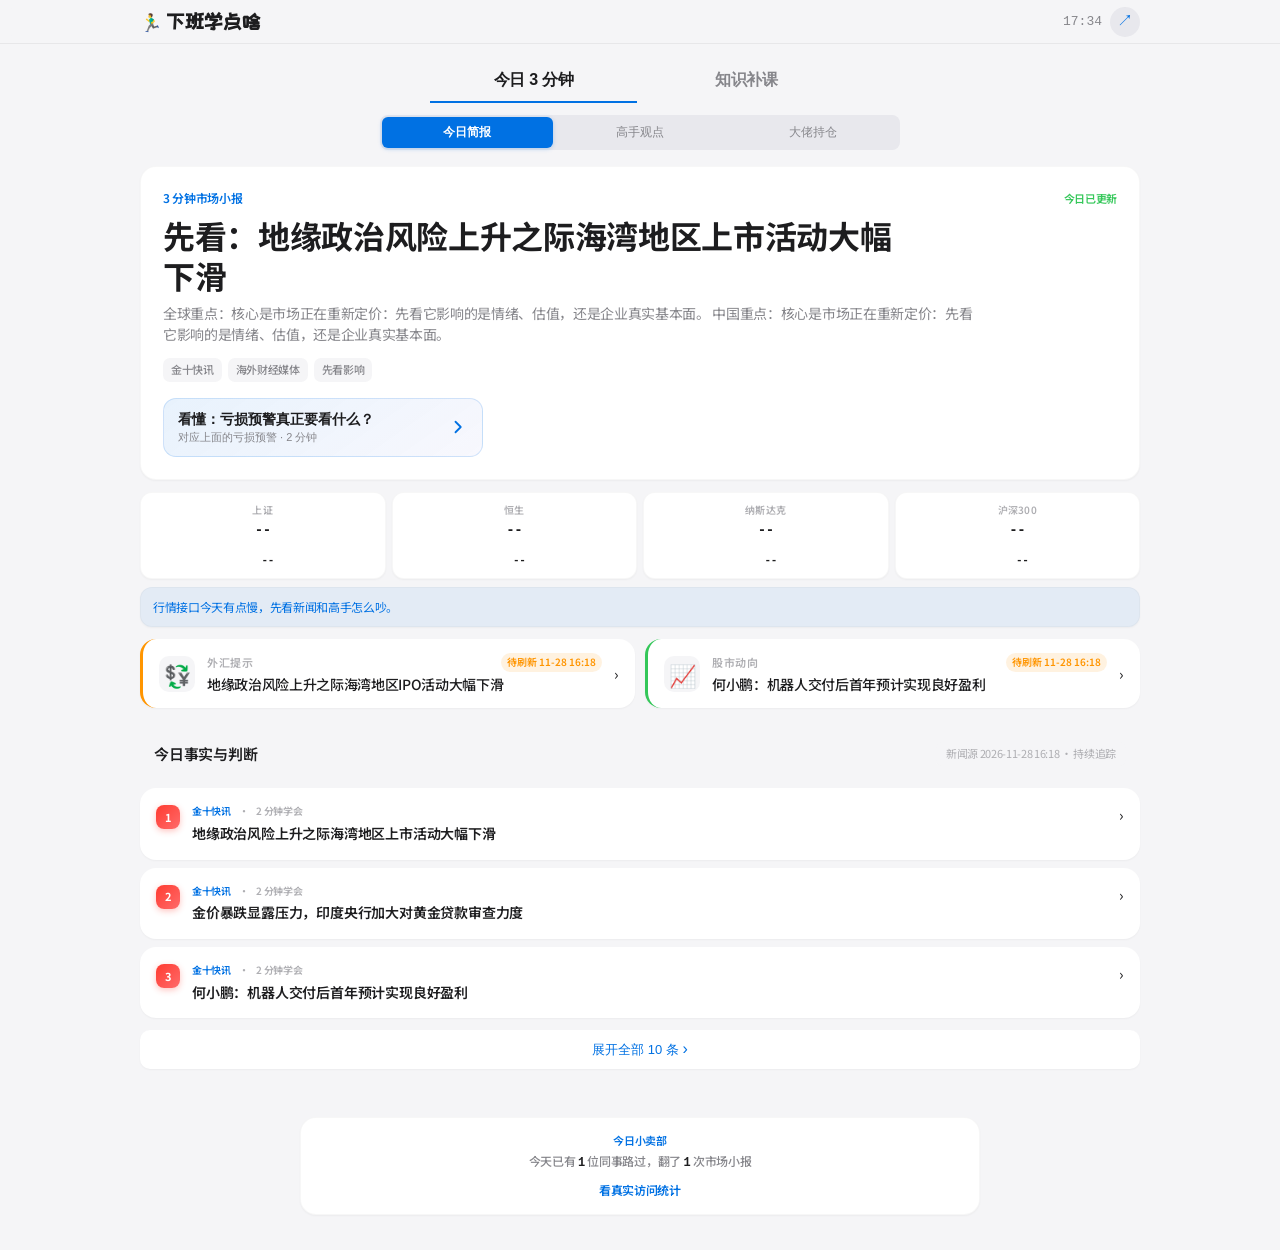
<file: index.html>
<!DOCTYPE html>
<html lang="zh-CN">
<head>
    <meta charset="UTF-8">
    <meta name="viewport" content="width=device-width, initial-scale=1.0, maximum-scale=1.0, user-scalable=no">
    <title>🌙 下班学点啥</title>
    <link rel="stylesheet" href="style.css?v=35">
    <link rel="stylesheet" href="course-center-style.css?v=7">
    <link rel="preconnect" href="https://fonts.googleapis.com">
    <link href="https://fonts.googleapis.com/css2?family=Noto+Sans+SC:wght@300;400;500;600;700&family=ZCOOL+KuaiLe&display=swap" rel="stylesheet">
</head>
<body>
    <nav class="nav">
        <div class="nav-inner">
            <span class="nav-logo"><span class="walk-man">🏃‍♂️</span><span class="nav-wordmark">下班学点啥</span></span>
            <div class="nav-actions">
                <span class="nav-time" id="navTime"></span>
                <button id="shareBtn" class="nav-share" aria-label="分享今日内容">↗</button>
            </div>
        </div>
    </nav>

    <main class="main">
        <div class="tabs">
            <button class="tab active" data-tab="finance">今日 3 分钟</button>
            <button class="tab" data-tab="ai-pm">知识补课</button>
        </div>

        <!-- 财经区 -->
        <section id="finance" class="section active">
            <div class="sub-tabs">
                <button class="sub-tab active" data-sub="realtime">今日简报</button>
                <button class="sub-tab" data-sub="daily">高手观点</button>
                <button class="sub-tab" data-sub="holdings">大佬持仓</button>
            </div>

            <!-- 实时新闻 -->
            <div id="realtime" class="sub-content active">
                <div class="afterwork-brief">
                    <div class="afterwork-topline">
                        <div class="afterwork-kicker" id="afterworkKicker">3 分钟市场小报</div>
                        <span class="afterwork-status">今日已更新</span>
                    </div>
                    <div class="afterwork-title" id="afterworkTitle">先看今天最值得关注的两件事</div>
                    <div class="afterwork-copy" id="afterworkCopy">正在整理全球和中国市场重点。下班不用立刻学习，先知道世界今天把钱花在哪。</div>
                    <div class="afterwork-tags">
                        <span id="afterworkTagOne">全球大事</span>
                        <span id="afterworkTagTwo">中国大事</span>
                        <span id="afterworkTagThree">影响资产</span>
                    </div>
                    <button class="afterwork-study-cta" id="afterworkStudyCta" type="button" data-open-tab="ai-pm">
                        <span>
                            <strong id="afterworkStudyTitle">看懂：这条新闻为什么影响市场？</strong>
                            <small id="afterworkStudyMeta">对应今日头条 · 2 分钟</small>
                        </span>
                        <svg viewBox="0 0 20 20" aria-hidden="true"><path d="M7.5 4.75 12.75 10 7.5 15.25"/></svg>
                    </button>
                </div>
                <div class="market-bar">
                    <div class="market-item" id="shIndex">
                        <span class="market-label">上证</span>
                        <span class="market-val">--</span>
                        <span class="market-change">--</span>
                    </div>
                    <div class="market-item" id="hkIndex">
                        <span class="market-label">恒生</span>
                        <span class="market-val">--</span>
                        <span class="market-change">--</span>
                    </div>
                    <div class="market-item" id="usIndex">
                        <span class="market-label">纳斯达克</span>
                        <span class="market-val">--</span>
                        <span class="market-change">--</span>
                    </div>
                    <div class="market-item" id="csi300Index">
                        <span class="market-label">沪深300</span>
                        <span class="market-val">--</span>
                        <span class="market-change">--</span>
                    </div>
                </div>
                <div class="market-note" id="marketNote">市场还在加载，先别急着给今天下结论。</div>
                <div id="alertArea"></div>
                <div class="section-header">
                    <span class="section-label">今日事实与判断</span>
                    <span class="refresh-hint" id="refreshHint">下拉刷新，不必用力</span>
                </div>
                <div id="hotNewsList" class="news-list"></div>
            </div>

            <!-- 投资观点 -->
            <div id="daily" class="sub-content">
                <div id="summaryContent"></div>
            </div>

            <!-- 持仓情报 -->
            <div id="holdings" class="sub-content">
                <div id="holdingsContent"></div>
            </div>
        </section>

        <!-- AI产品经理区 -->
        <section id="ai-pm" class="section">
            <div id="courseCenter"></div>
        </section>
    </main>

    <!-- 课程详情弹窗 -->
    <div id="courseModal" class="modal hidden">
        <div class="modal-sheet">
            <div class="modal-top">
                <div class="modal-spacer"></div>
                <h2 id="modalTitle">课程详情</h2>
                <button class="modal-x" id="modalClose">✕</button>
            </div>
            <div class="modal-scroll" id="modalBody"></div>
        </div>
    </div>

    <div class="site-stats">
        <div class="site-stats-card">
            <div class="site-stats-kicker">今日小卖部</div>
            <div class="site-stats-title">今天已有 <span id="todayUv">--</span> 位同事路过，翻了 <span id="todayPv">--</span> 次市场小报</div>
            <a href="https://cloud.umami.is/share/51d4b748-14ec-4708-a003-04ae51b47e83" target="_blank">看真实访问统计</a>
        </div>
    </div>

    <script defer src="https://cloud.umami.is/script.js" data-website-id="51d4b748-14ec-4708-a003-04ae51b47e83"></script>
    <script src="daily-data.js?v=73"></script>
    <script src="news-loader.js?v=35"></script>
    <script src="course-data.js?v=19"></script>
    <script src="workflow-course-data.js?v=1"></script>
    <script src="course-series-data.js?v=20"></script>
    <script src="share.js?v=18"></script>
    <script src="holdings-data.js?v=17"></script>
    <script src="holdings-render.js?v=18"></script>
    <script src="course-app.js?v=18"></script>
    <script src="course-center-app.js?v=25"></script>
    <script src="app.js?v=26"></script>
    <script async src="https://busuanzi.ibruce.info/busuanzi/2.3/busuanzi.pure.mini.js"></script>
    <script>
      (function(){
        // CDN 节点同步延迟兜底：页面加载后检测是否是 GitHub Pages 404 页面
        // 只在首次加载时触发一次（用 sessionStorage 标记）
        if (!sessionStorage.getItem('__cs_retried')) {
          var check = function(){
            // 检测 GitHub Pages 的 404 页面特征：标题包含 404 或 body 为空
            var title = document.title || '';
            var is404Page = title.indexOf('404') !== -1;
            var isEmptyBody = document.body && document.body.children.length <= 1;
            if (is404Page || isEmptyBody) {
              sessionStorage.setItem('__cs_retried', '1');
              window.location.reload(true);
            }
          };
          // DOM 就绪后立即检查，3 秒后再次检查（给 CDN 同步留时间窗口）
          if (document.readyState === 'loading') {
            document.addEventListener('DOMContentLoaded', check);
          } else {
            check();
          }
          setTimeout(check, 3000);
        }
      })();
    </script>
</body>
</html>
</file>
<file: style.css>
:root {
    /* 苹果色系统 */
    --primary: #0071e3;
    --bg: #f5f5f7;
    --bg2: #e8e8ed;
    --card: #ffffff;
    --card-hover: #f8f8fa;
    --text: #1d1d1f;
    --text2: #86868b;
    --text3: #aeaeb2;
    --border: rgba(0,0,0,0.06);
    --border2: rgba(0,0,0,0.03);
    --nav-bg: rgba(245,245,247,0.92);
    --green: #34c759;
    --red: #ff3b30;
    --orange: #ff9500;
    --purple: #5856d6;
    --teal: #5ac8fa;
    --radius: 14px;
    --radius-sm: 10px;
    --radius-lg: 18px;
    --card-pad: 14px 16px;
    --shadow-sm: 0 1px 2px rgba(0,0,0,0.04);
    --shadow-md: 0 2px 8px rgba(0,0,0,0.06);
    --shadow-lg: 0 4px 16px rgba(0,0,0,0.08);
    --tag-bg: rgba(0,113,227,0.08);
    --text-body: #3a3a3c;
    --hl-selector-bg: #ffffff;
    --card-active: #f0f0f2;
    --ff: -apple-system, "SF Pro Text", "SF Pro Display", "Helvetica Neue", "Noto Sans SC", sans-serif;
    --ff-mono: "SF Mono", "SFMono-Regular", ui-monospace, monospace;
    --ease: cubic-bezier(0.25, 0.1, 0.25, 1);
    /* 间距系统 */
    --gap-xs: 4px;
    --gap-sm: 8px;
    --gap-md: 12px;
    --gap-lg: 16px;
    --gap-xl: 20px;
    --gap-2xl: 24px;
}

* { margin: 0; padding: 0; box-sizing: border-box; }

body {
    font-family: var(--ff);
    background: var(--bg);
    color: var(--text);
    font-size: 15px;
    line-height: 1.47059;
    letter-spacing: -0.022em;
    padding-top: 44px;
    -webkit-font-smoothing: antialiased;
    -moz-osx-font-smoothing: grayscale;
    overflow-x: hidden;
}

/* 导航 */
.nav {
    position: fixed; top: 0; left: 0; right: 0;
    height: 44px;
    background: var(--nav-bg);
    backdrop-filter: saturate(180%) blur(20px);
    -webkit-backdrop-filter: saturate(180%) blur(20px);
    border-bottom: 0.5px solid var(--border);
    display: flex;
    justify-content: space-between;
    align-items: center;
    padding: 0;
    z-index: 100;
}

.nav-inner {
    width: 100%;
    max-width: 1040px;
    height: 100%;
    margin: 0 auto;
    padding: 0 20px;
    display: flex;
    align-items: center;
    justify-content: space-between;
}

.nav-logo { 
    font-size: 18px; 
    font-weight: 700;
    letter-spacing: -0.3px;
    display: flex;
    align-items: center;
    gap: 4px;
}

.nav-wordmark {
    font-family: 'ZCOOL KuaiLe', cursive;
    font-size: 20px;
    letter-spacing: 1px;
}

.nav-actions {
    display: flex;
    align-items: center;
    gap: 8px;
}

.nav-time { 
    font-size: 13px; 
    color: var(--text2);
    font-weight: 500;
    font-family: var(--ff-mono);
    letter-spacing: 0;
}

/* 主标签 - 一级菜单 */
.tabs {
    display: flex;
    gap: 6px;
    padding: 0;
    background: transparent;
    margin: 8px 16px 4px;
}

.tab {
    flex: 1;
    padding: 12px 12px 10px;
    border: none;
    border-radius: 0;
    background: transparent;
    font-size: 16px;
    font-weight: 600;
    color: var(--text2);
    cursor: pointer;
    transition: all 0.2s var(--ease);
    letter-spacing: -0.02em;
    border-bottom: 2px solid transparent;
    position: relative;
}

.tab.active {
    color: var(--text);
    font-weight: 700;
    border-bottom-color: var(--primary);
}

.main { 
    width: 100%;
    max-width: 1040px;
    margin: 0 auto;
    padding: 0 20px 48px;
}

.section { display: none; }
.section.active { display: block; }

/* 子标签 - 二级菜单 */
.sub-tabs {
    display: flex;
    gap: 2px;
    padding: 2px;
    background: var(--bg2);
    border-radius: 8px;
    margin: var(--gap-sm) 0;
}

.sub-tab {
    flex: 1;
    padding: 7px 4px;
    border: none;
    border-radius: 6px;
    background: transparent;
    font-size: 12px;
    font-weight: 500;
    color: var(--text2);
    cursor: pointer;
    transition: all 0.2s var(--ease);
}

.sub-tab.active {
    background: var(--primary);
    color: white;
    font-weight: 600;
    box-shadow: 0 1px 4px rgba(0,113,227,0.25);
}

.sub-content { display: none; }
.sub-content.active { display: block; }

.afterwork-brief {
    background: var(--card);
    border: 0.5px solid var(--border2);
    border-radius: 16px;
    padding: 22px;
    margin: var(--gap-sm) 0 var(--gap-md);
    box-shadow: var(--shadow-sm);
}

.afterwork-topline {
    display: flex;
    align-items: center;
    justify-content: space-between;
    gap: 12px;
    margin-bottom: 8px;
}

.afterwork-kicker {
    font-size: 12px;
    font-weight: 600;
    color: var(--primary);
    margin-bottom: 0;
}

.afterwork-status {
    color: var(--green);
    font-size: 11px;
    font-weight: 600;
}

.afterwork-title {
    max-width: 760px;
    font-size: clamp(22px, 3vw, 32px);
    font-weight: 700;
    color: var(--text);
    line-height: 1.25;
    margin-bottom: 8px;
}

.afterwork-copy {
    max-width: 820px;
    font-size: 14px;
    line-height: 1.55;
    color: var(--text2);
}

.afterwork-study-cta {
    width: 100%;
    min-height: 58px;
    margin-top: 16px;
    padding: 11px 14px;
    border: 1px solid rgba(0, 113, 227, 0.16);
    border-radius: 13px;
    background: linear-gradient(145deg, rgba(0, 113, 227, 0.09), rgba(88, 86, 214, 0.045));
    color: var(--primary);
    display: flex;
    align-items: center;
    justify-content: space-between;
    gap: 14px;
    text-align: left;
    cursor: pointer;
    transition: transform 0.2s var(--ease), opacity 0.2s var(--ease);
}

.afterwork-study-cta:hover { transform: translateY(-1px); border-color: rgba(0, 113, 227, 0.32); background: rgba(0, 113, 227, 0.1); }
.afterwork-study-cta:active { transform: scale(0.99); opacity: 0.88; }
.afterwork-study-cta span { display: grid; gap: 1px; }
.afterwork-study-cta strong { color: var(--text); font-size: 14px; line-height: 1.35; }
.afterwork-study-cta small { color: var(--text2); font-size: 11px; }
.afterwork-study-cta svg {
    width: 20px;
    height: 20px;
    flex: 0 0 auto;
    fill: none;
    stroke: currentColor;
    stroke-width: 1.8;
    stroke-linecap: round;
    stroke-linejoin: round;
}

.afterwork-tags {
    display: flex;
    flex-wrap: wrap;
    gap: 6px;
    margin-top: 12px;
}

.afterwork-tags span {
    max-width: 100%;
    padding: 5px 8px;
    border-radius: 7px;
    background: var(--bg);
    color: var(--text2);
    font-size: 11px;
    font-weight: 500;
    line-height: 1.25;
    white-space: nowrap;
}

/* ===== 横向滑动选择器 ===== */
.slide-selector {
    display: flex;
    gap: var(--gap-sm);
    overflow-x: auto;
    -webkit-overflow-scrolling: touch;
    scroll-snap-type: x mandatory;
    padding: 2px 0 var(--gap-sm);
    margin-bottom: var(--gap-sm);
    -ms-overflow-style: none;
    scrollbar-width: none;
}
.slide-selector::-webkit-scrollbar { display: none; }

.slide-opt {
    flex-shrink: 0;
    scroll-snap-align: start;
    padding: 10px 20px;
    border: none;
    border-radius: 10px;
    background: var(--bg);
    font-size: 14px;
    font-weight: 500;
    color: var(--text2);
    cursor: pointer;
    transition: all 0.2s var(--ease);
    white-space: nowrap;
}
.slide-opt.active {
    background: var(--primary);
    color: white;
    font-weight: 600;
    box-shadow: 0 2px 8px rgba(0,113,227,0.3);
}

.summary-scroll {
    max-height: calc(100vh - 200px);
    overflow-y: auto;
    -webkit-overflow-scrolling: touch;
}

/* 市场概览 */
.market-bar {
    display: flex;
    gap: 6px;
    margin-bottom: var(--gap-md);
}

.market-item {
    flex: 1;
    background: var(--card);
    border: 0.5px solid var(--border2);
    border-radius: 12px;
    padding: 10px 4px;
    box-shadow: var(--shadow-sm);
    text-align: center;
    position: relative;
    overflow: hidden;
    min-width: 0;
}
.market-item.up {
    background: linear-gradient(180deg, var(--card) 60%, rgba(52,199,89,0.04));
}
.market-item.down {
    background: linear-gradient(180deg, var(--card) 60%, rgba(255,59,48,0.04));
}

.market-label { 
    font-size: 10px; 
    color: var(--text3); 
    display: block;
    text-transform: uppercase;
    letter-spacing: 0.3px;
    font-weight: 600;
    margin-bottom: 3px;
    white-space: nowrap;
}

.market-val { 
    font-size: 14px; 
    font-weight: 600; 
    display: block; 
    margin: 1px 0 2px;
    letter-spacing: -0.3px;
    font-family: var(--ff-mono);
    white-space: nowrap;
}

.market-change { 
    font-size: 11px; 
    font-weight: 600;
    font-family: var(--ff-mono);
    display: inline-flex;
    align-items: center;
    gap: 1px;
    white-space: nowrap;
}
.market-change::before {
    content: '';
    display: inline-block;
    width: 0; height: 0;
    border-left: 4px solid transparent;
    border-right: 4px solid transparent;
    margin-right: 1px;
}
.market-item.up .market-change { color: var(--red); }
.market-item.up .market-change::before {
    border-bottom: 5px solid var(--red);
}
.market-item.down .market-change { color: var(--green); }
.market-item.down .market-change::before {
    border-top: 5px solid var(--green);
}

.market-note {
    margin: -4px 0 var(--gap-md);
    padding: 10px 12px;
    border-radius: 12px;
    background: var(--card);
    border: 0.5px solid var(--border2);
    color: var(--text2);
    font-size: 12px;
    line-height: 1.5;
    box-shadow: var(--shadow-sm);
}

.market-note.up {
    background: rgba(52,199,89,0.08);
    color: #1f7a3a;
}

.market-note.down {
    background: rgba(255,59,48,0.08);
    color: #b42318;
}

.market-note.neutral {
    background: rgba(0,113,227,0.07);
    color: var(--primary);
}

/* 提示卡片 */
.alert-card {
    display: flex;
    align-items: center;
    gap: var(--gap-md);
    background: var(--card);
    border-radius: 16px;
    padding: var(--card-pad);
    margin-bottom: var(--gap-sm);
    box-shadow: var(--shadow-sm);
    border-left: 3px solid var(--primary);
    cursor: pointer;
    transition: all 0.2s var(--ease);
}
.alert-card:active { opacity: 0.75; background: var(--card-hover); }

.alert-card.forex { border-left-color: var(--orange); }
.alert-card.stock { border-left-color: var(--green); }

.alert-icon { 
    font-size: 22px;
    width: 36px;
    height: 36px;
    background: var(--bg);
    border-radius: 10px;
    display: flex;
    align-items: center;
    justify-content: center;
    flex-shrink: 0;
}

.alert-content { flex: 1; min-width: 0; }

.alert-title { 
    font-size: 11px; 
    font-weight: 600; 
    color: var(--text3);
    text-transform: uppercase;
    letter-spacing: 0.5px;
    margin-bottom: 3px;
    display: flex;
    align-items: center;
    justify-content: space-between;
    gap: 8px;
}

.alert-sync {
    flex-shrink: 0;
    padding: 2px 6px;
    border-radius: 999px;
    background: rgba(0, 113, 227, 0.08);
    color: var(--primary);
    font-size: 10px;
    letter-spacing: 0;
    text-transform: none;
}

.alert-sync.stale {
    background: rgba(255, 149, 0, 0.12);
    color: var(--orange);
}

.alert-text { 
    font-size: 14px; 
    font-weight: 500;
    color: var(--text);
    line-height: 1.4;
}

/* alert展开详情 */
.alert-detail {
    display: none;
    margin-top: var(--gap-sm);
    padding-top: 8px;
    border-top: 0.5px solid var(--border);
    font-size: 13px;
    line-height: 1.6;
    color: var(--text-body);
}
.alert-card.expanded .alert-detail { display: block; }
.alert-card.expanded .alert-text { display: none; }

.empty-hint { color: var(--text2); }

/* 区域标题 */
.section-header {
    display: flex;
    justify-content: space-between;
    align-items: center;
    gap: 8px;
    margin: var(--gap-xl) 0 var(--gap-sm);
}
.section-header:first-child {
    margin-top: 0;
}

.section-label { 
    font-size: 15px; 
    font-weight: 600;
    letter-spacing: -0.2px;
}

.refresh-hint {
    font-size: 11px;
    color: var(--text3);
    padding: 4px 10px;
    background: var(--bg);
    border-radius: 6px;
    line-height: 1.45;
    text-align: right;
    max-width: 62%;
}

/* 新闻列表 */
.news-list { 
    display: flex; 
    flex-direction: column; 
    gap: var(--gap-sm); 
}

.news-expand-wrap {
    margin-top: var(--gap-xs);
    text-align: center;
}
.news-expand-btn {
    width: 100%;
    padding: 10px;
    border: none;
    border-radius: 10px;
    background: var(--card);
    font-size: 13px;
    font-weight: 500;
    color: var(--primary);
    cursor: pointer;
    box-shadow: var(--shadow-sm);
    transition: all 0.15s;
}
.news-expand-btn:active { opacity: 0.7; }

.news-item {
    background: var(--card);
    border-radius: 16px;
    padding: 14px;
    box-shadow: var(--shadow-sm);
    display: flex;
    gap: var(--gap-md);
    cursor: pointer;
    transition: all 0.2s var(--ease);
}

.news-item:active { 
    opacity: 0.7;
    background: var(--card-hover);
    transform: scale(0.985);
}

.news-item-focus {
    outline: 2px solid rgba(0,113,227,0.35);
    outline-offset: 2px;
    animation: newsFocus 1.2s var(--ease);
}

@keyframes newsFocus {
    0%, 100% { box-shadow: var(--shadow-sm); }
    35% { box-shadow: 0 8px 24px rgba(0,113,227,0.18); }
}

.news-rank {
    flex-shrink: 0;
    width: 24px;
    height: 24px;
    background: var(--primary);
    color: white;
    border-radius: 8px;
    display: flex;
    align-items: center;
    justify-content: center;
    font-size: 11px;
    font-weight: 700;
    margin-top: 1px;
}

.news-rank.hot { 
    background: linear-gradient(135deg, #ff3b30, #ff6b6b);
    box-shadow: 0 2px 6px rgba(255,59,48,0.3);
}

.news-body { flex: 1; }

.news-preview-meta {
    display: flex;
    align-items: center;
    gap: 8px;
    margin-bottom: 5px;
    color: var(--text3);
    font-size: 10px;
    font-weight: 600;
}

.news-preview-meta span:first-child { color: var(--primary); }
.news-preview-meta span + span::before { content: '·'; margin-right: 8px; color: var(--text3); }

.news-head {
    display: flex;
    justify-content: space-between;
    margin-bottom: 4px;
}

.news-source {
    font-size: 11px;
    padding: 2px 6px;
    background: var(--tag-bg);
    color: var(--primary);
    border-radius: 4px;
    font-weight: 500;
}

.news-time { 
    font-size: 11px; 
    color: var(--text3);
}

.news-title { 
    font-size: 14px; 
    font-weight: 600; 
    margin-bottom: 0;
    letter-spacing: -0.2px;
    line-height: 1.4;
}



.news-summary {
    display: block;
    font-size: 13px;
    color: var(--text);
    line-height: 1.5;
    margin-bottom: 8px;
}

.news-fact-block {
    margin-bottom: 10px;
    padding: 11px 12px;
    border-radius: 11px;
    background: var(--bg);
}

.news-detail-tabs {
    display: grid;
    grid-template-columns: repeat(3, minmax(0, 1fr));
    gap: 4px;
    margin-bottom: 10px;
    padding: 3px;
    border-radius: 11px;
    background: var(--bg2);
}

.news-detail-tab {
    min-height: 42px;
    border: 0;
    border-radius: 8px;
    background: transparent;
    color: var(--text2);
    font-family: var(--ff);
    font-size: 12px;
    font-weight: 600;
    cursor: pointer;
}

.news-detail-tab.active {
    background: var(--card);
    color: var(--primary);
    box-shadow: var(--shadow-sm);
}

.news-detail-panel {
    min-height: 170px;
    animation: detailPanelIn 0.18s var(--ease);
}

@keyframes detailPanelIn {
    from { opacity: 0; transform: translateY(3px); }
    to { opacity: 1; transform: translateY(0); }
}

.news-takeaway-card {
    padding: 11px 12px;
    border-radius: 11px;
    background: rgba(0,113,227,0.08);
}

.news-takeaway-card .news-analysis-label { color: var(--primary); }
.news-takeaway-card p {
    margin: 0;
    color: var(--text-body);
    font-size: 13px;
    line-height: 1.65;
}

.news-analysis-label {
    margin-bottom: 5px;
    color: var(--text3);
    font-size: 10px;
    font-weight: 700;
    letter-spacing: 0.06em;
}

.news-fact-block p,
.news-analysis-row p {
    margin: 0;
    color: var(--text-body);
    font-size: 13px;
    line-height: 1.65;
}

.news-analysis-list {
    display: grid;
    gap: 0;
    border-top: 0.5px solid var(--border);
}

.news-analysis-row {
    display: grid;
    grid-template-columns: 68px minmax(0, 1fr);
    gap: 10px;
    padding: 10px 0;
    border-bottom: 0.5px solid var(--border);
}

.news-analysis-row > span {
    color: var(--primary);
    font-size: 11px;
    font-weight: 700;
    line-height: 1.65;
}

.news-decision-card {
    margin-top: 12px;
    padding: 12px;
    border-radius: 12px;
    background: rgba(52,199,89,0.08);
}

.news-decision-card .news-analysis-label { color: #1f7a3a; }
.news-decision-card ol { margin: 0; padding-left: 19px; }
.news-decision-card li {
    margin-bottom: 6px;
    color: var(--text-body);
    font-size: 12px;
    line-height: 1.6;
}
.news-decision-card li:last-child { margin-bottom: 0; }

.news-detail {
    display: none;
    margin-top: 10px;
    padding-top: 10px;
    border-top: 0.5px solid var(--border);
    font-size: 13px;
    line-height: 1.6;
    color: var(--text);
}

.news-detail-meta {
    display: inline-block;
    font-size: 11px;
    padding: 2px 6px;
    margin-bottom: 8px;
    background: var(--tag-bg);
    color: var(--primary);
    border-radius: 4px;
    font-weight: 500;
}

.news-learning-tag {
    margin-top: 10px;
    padding: 8px 10px;
    border-radius: 9px;
    background: rgba(0,113,227,0.08);
    color: var(--primary);
    font-size: 12px;
    font-weight: 600;
}

.news-analysis-disclaimer {
    margin-top: 10px;
    color: var(--text3);
    font-size: 10px;
    line-height: 1.5;
}

.news-insight p {
    margin: 0 0 8px;
}

.news-insight p:last-child {
    margin-bottom: 0;
}

.news-original-link {
    display: inline-flex;
    margin-top: 10px;
    font-size: 12px;
    font-weight: 600;
    color: var(--primary);
    text-decoration: none;
}

.news-item.expanded .news-detail { display: block; }

/* ===== 每日简报 ===== */
.today-header {
    display: flex;
    align-items: center;
    gap: var(--gap-md);
    margin-bottom: var(--gap-lg);
    padding-bottom: 12px;
    border-bottom: 0.5px solid var(--border);
}

.th-icon {
    width: 40px;
    height: 40px;
    background: linear-gradient(135deg, var(--primary), #5856d6);
    border-radius: 10px;
    display: flex;
    align-items: center;
    justify-content: center;
    font-size: 20px;
    box-shadow: 0 2px 8px rgba(0,122,255,0.25);
    flex-shrink: 0;
}

.th-title {
    font-size: 16px;
    font-weight: 600;
    letter-spacing: -0.2px;
}

.th-sub {
    font-size: 12px;
    color: var(--text3);
    margin-top: 1px;
}

/* 简报卡片三栏 */
.today-slots {
    display: flex;
    flex-direction: column;
    gap: 10px;
    margin-bottom: var(--gap-lg);
}

.ts-card {
    background: var(--card);
    border-radius: var(--radius);
    padding: 14px;
    box-shadow: var(--shadow-sm);
    cursor: pointer;
    transition: all 0.15s;
}
.ts-card:active { opacity: 0.8; }

.ts-card.pending {
    cursor: default;
    opacity: 0.45;
}
.ts-card.pending:active { opacity: 0.45; }

.ts-head {
    display: flex;
    align-items: center;
    gap: var(--gap-sm);
    margin-bottom: var(--gap-sm);
}

.ts-icon {
    font-size: 18px;
    width: 28px;
    text-align: center;
}

.ts-label {
    font-size: 16px;
    font-weight: 600;
    color: var(--text);
    letter-spacing: -0.3px;
}

.ts-badge {
    font-size: 11px;
    padding: 2px 8px;
    border-radius: 4px;
    font-weight: 500;
    background: var(--primary);
    color: white;
}
.ts-card.read .ts-badge {
    background: var(--green);
    color: white;
}

.ts-status {
    font-size: 11px;
    color: var(--text3);
    font-weight: 500;
    padding: 2px 8px;
    background: var(--bg);
    border-radius: 4px;
}

.ts-arrow {
    font-size: 18px;
    color: var(--text3);
    margin-left: auto;
    transition: transform 0.25s ease;
}

.ts-preview {
    font-size: 13px;
    line-height: 1.6;
    color: var(--text-body);
}

.ts-full {
    display: none;
    font-size: 14px;
    line-height: 1.7;
    margin-top: 10px;
    padding-top: 10px;
    border-top: 0.5px solid var(--border);
    color: var(--text-body);
}
.ts-card.expanded .ts-preview { display: none; }
.ts-card.expanded .ts-full { display: block; }
.ts-card.expanded .ts-arrow { transform: rotate(90deg); }

.ts-full.hidden { display: none; }
.ts-card.expanded .ts-full.hidden { display: block; }

/* 分割线 */
.today-divider {
    height: 0.5px;
    background: var(--border);
    margin: 4px 0 16px;
}

/* 专家视角 */
.expert-section {
    margin-bottom: 20px;
}

.expert-title {
    font-size: 16px;
    font-weight: 600;
    margin-bottom: 4px;
}

.expert-refresh {
    font-size: 11px;
    color: var(--text3);
    margin-bottom: var(--gap-md);
}

.expert-empty {
    font-size: 13px;
    color: var(--text3);
    text-align: center;
    padding: 24px 0;
    background: var(--card);
    border-radius: var(--radius);
    box-shadow: var(--shadow-sm);
}

.expert-card {
    background: var(--card);
    border-radius: var(--radius);
    padding: 14px;
    margin-bottom: var(--gap-sm);
    box-shadow: var(--shadow-sm);
    border-left: 3px solid var(--primary);
}

.ec-head {
    display: flex;
    align-items: center;
    gap: var(--gap-sm);
    margin-bottom: var(--gap-sm);
}

.ec-icon {
    width: 28px;
    height: 28px;
    border-radius: 50%;
    display: flex;
    align-items: center;
    justify-content: center;
    font-size: 14px;
    flex-shrink: 0;
}

.ec-name {
    font-size: 14px;
    font-weight: 600;
    color: var(--text);
}

.ec-tag {
    font-size: 11px;
    padding: 1px 6px;
    background: rgba(118,118,128,0.08);
    border-radius: 4px;
    color: var(--text2);
}

.ec-time {
    font-size: 11px;
    color: var(--text3);
    margin-left: auto;
}

.ec-view {
    font-size: 13px;
    line-height: 1.65;
    color: var(--text-body);
}

.expert-card-single {
    background: var(--card);
    border-radius: var(--radius);
    padding: 16px;
    box-shadow: var(--shadow-sm);
}

.expert-card-single .ec-view {
    font-size: 14px;
    line-height: 1.7;
}

/* ===== 大师卡片 ===== */
.master-header {
    display: flex;
    align-items: center;
    gap: 14px;
    padding: 16px;
    border-radius: var(--radius-lg);
    color: white;
    margin-bottom: var(--gap-md);
    box-shadow: 0 4px 12px rgba(0,0,0,0.15);
}

.mh-avatar {
    width: 44px;
    height: 44px;
    background: rgba(255,255,255,0.25);
    border-radius: 50%;
    display: flex;
    align-items: center;
    justify-content: center;
    font-size: 22px;
    backdrop-filter: blur(4px);
}

.mh-name {
    font-size: 17px;
    font-weight: 600;
    letter-spacing: -0.2px;
}

.mh-sub {
    font-size: 12px;
    opacity: 0.85;
    margin-top: 1px;
}

.master-quote {
    font-size: 13px;
    color: var(--text2);
    font-style: italic;
    padding: 12px 14px;
    background: var(--card);
    border-radius: var(--radius);
    margin-bottom: 14px;
    line-height: 1.55;
    box-shadow: var(--shadow-sm);
}

.mq-mark {
    color: var(--primary);
    font-size: 18px;
    font-weight: 700;
    font-style: normal;
}

.master-label {
    font-size: 13px;
    font-weight: 600;
    color: var(--text3);
    margin-bottom: 10px;
    text-transform: uppercase;
    letter-spacing: 0.5px;
}

.view-list {
    display: flex;
    flex-direction: column;
    gap: var(--gap-sm);
}

.view-card {
    background: var(--card);
    border-radius: var(--radius);
    padding: 14px;
    box-shadow: var(--shadow-sm);
}

.vc-title {
    font-size: 14px;
    font-weight: 600;
    margin-bottom: var(--gap-sm);
    color: var(--text);
    letter-spacing: -0.2px;
}

.vc-view {
    font-size: 13px;
    line-height: 1.55;
    color: var(--text-body);
    margin-bottom: 10px;
}

.vc-tags {
    display: flex;
    flex-direction: column;
    gap: 6px;
}

.vc-tag {
    font-size: 12px;
    padding: 8px 10px;
    border-radius: 8px;
    line-height: 1.45;
}

.vc-tag.tip {
    background: linear-gradient(135deg, #fff9e6, #fff3cd);
    color: #664d03;
}
[data-theme="dark"] .vc-tag.tip {
    background: linear-gradient(135deg, #3a3000, #4a3d00);
    color: #ffd966;
}

.vc-tag.action {
    background: linear-gradient(135deg, #e8f5e9, #d4edda);
    color: #155724;
}
[data-theme="dark"] .vc-tag.action {
    background: linear-gradient(135deg, #0a2e1a, #0f3a22);
    color: #6fcf7f;
}

/* ===== 持仓情报 ===== */
.hl-brief {
    background: var(--card);
    border: 0.5px solid var(--border2);
    border-radius: 16px;
    padding: 16px;
    margin: var(--gap-sm) 0 var(--gap-md);
    box-shadow: var(--shadow-sm);
}

.hl-brief-kicker {
    font-size: 12px;
    font-weight: 600;
    color: var(--primary);
    margin-bottom: 6px;
}

.hl-brief-title {
    font-size: 17px;
    font-weight: 700;
    color: var(--text);
    line-height: 1.3;
    margin-bottom: 6px;
}

.hl-brief-copy {
    font-size: 13px;
    line-height: 1.55;
    color: var(--text2);
}

.hl-selector {
    display: flex;
    gap: var(--gap-sm);
    margin: var(--gap-md) 0;
}
.hl-opt {
    flex: 1;
    display: flex;
    flex-direction: column;
    align-items: center;
    gap: 5px;
    padding: 14px 6px 10px;
    border: none;
    border-radius: 16px;
    background: var(--hl-selector-bg);
    font-size: 12px;
    font-weight: 500;
    color: var(--text2);
    cursor: pointer;
    transition: all 0.25s var(--ease);
    box-shadow: var(--shadow-sm);
}
.hl-opt.active {
    background: linear-gradient(135deg, var(--primary), #5856d6);
    color: white;
    box-shadow: 0 4px 12px rgba(0,113,227,0.3);
}
.hl-opt-icon { 
    font-size: 26px; 
    width: 44px; 
    height: 44px; 
    border-radius: 50%; 
    background: var(--bg);
    display: flex; 
    align-items: center; 
    justify-content: center;
    margin-bottom: 2px;
    transition: all 0.25s var(--ease);
}
.hl-opt.active .hl-opt-icon {
    background: rgba(255,255,255,0.2);
}

.hl-body { margin-bottom: var(--gap-sm); }

/* 投资人头部卡片 */
.hl-header {
    display: flex;
    align-items: center;
    gap: 14px;
    padding: 16px;
    border-radius: 16px;
    color: white;
    margin-bottom: var(--gap-md);
    box-shadow: 0 4px 12px rgba(0,0,0,0.15);
}
.hl-h-icon {
    width: 44px;
    height: 44px;
    background: rgba(255,255,255,0.25);
    border-radius: 50%;
    display: flex;
    align-items: center;
    justify-content: center;
    font-size: 24px;
    backdrop-filter: blur(4px);
    flex-shrink: 0;
}
.hl-h-name { font-size: 17px; font-weight: 700; letter-spacing: -0.2px; }
.hl-h-sub { font-size: 12px; opacity: 0.85; margin-top: 2px; }

/* 概述 */
.hl-summary {
    font-size: 13px;
    line-height: 1.5;
    color: var(--text2);
    background: var(--card);
    border-radius: 12px;
    padding: 12px 14px;
    margin-bottom: var(--gap-md);
    box-shadow: var(--shadow-sm);
    border-left: 3px solid var(--primary);
}

/* 区块标题 */
.hl-section-title {
    font-size: 14px;
    font-weight: 600;
    color: var(--text);
    margin-bottom: 10px;
    display: flex;
    align-items: center;
    gap: 6px;
}
.hl-count {
    font-size: 11px;
    color: var(--text3);
    font-weight: 500;
    background: var(--bg);
    padding: 2px 8px;
    border-radius: 4px;
}

/* 变动项列表 */
.hl-changelist {
    display: flex;
    flex-direction: column;
    gap: 6px;
    margin-bottom: 14px;
}
.hl-change-item {
    display: flex;
    align-items: flex-start;
    gap: var(--gap-md);
    background: var(--card);
    border-radius: 14px;
    padding: 12px 14px;
    box-shadow: var(--shadow-sm);
    transition: all 0.2s var(--ease);
}
.hl-change-item:active { opacity: 0.75; }
.hl-cbadge {
    width: 24px;
    height: 24px;
    border-radius: 6px;
    display: flex;
    align-items: center;
    justify-content: center;
    font-size: 12px;
    flex-shrink: 0;
    margin-top: 1px;
}
.badge-add { background: #e8f5e9; color: var(--green); font-weight: 700; }
[data-theme="dark"] .badge-add { background: #0a2e1a; color: #5ddb7a; }
.badge-reduce { background: #fce8e6; color: var(--red); font-weight: 700; }
[data-theme="dark"] .badge-reduce { background: #3a1010; color: #ff7875; }
.badge-new { background: #e3f2fd; color: var(--primary); font-size: 10px; }
[data-theme="dark"] .badge-new { background: #0a2640; color: #5cb3ff; }
.badge-exit { background: #f1f1f1; color: var(--text3); }
[data-theme="dark"] .badge-exit { background: #2a2a2a; color: #636366; }

.hl-cinfo { flex: 1; min-width: 0; }
.hl-ctop {
    display: flex;
    align-items: center;
    gap: 6px;
    margin-bottom: 1px;
}
.hl-cticker { font-size: 14px; font-weight: 600; }
.hl-cpct { font-size: 11px; font-weight: 600; padding: 1px 6px; border-radius: 4px; }
.cpct-up { color: var(--green); background: #e8f5e9; }
[data-theme="dark"] .cpct-up { background: #0a2e1a; color: #5ddb7a; }
.cpct-down { color: var(--red); background: #fce8e6; }
[data-theme="dark"] .cpct-down { background: #3a1010; color: #ff7875; }
.hl-cname { font-size: 12px; color: var(--text2); margin-bottom: 2px; }
.hl-cdetail { font-size: 11px; color: var(--text3); line-height: 1.45; }

/* 持仓列表 */
.hl-holdlist {
    display: flex;
    flex-direction: column;
    gap: 6px;
}
.hl-hold-item {
    display: flex;
    flex-wrap: wrap;
    align-items: center;
    background: var(--card);
    border-radius: 14px;
    padding: 13px 14px;
    box-shadow: var(--shadow-sm);
    cursor: pointer;
    transition: all 0.2s var(--ease);
}
.hl-hold-item:active { opacity: 0.7; background: var(--card-hover); transform: scale(0.985); }
.hl-hold-item.hl-folded { display: none; }

.hl-hleft {
    display: flex;
    align-items: center;
    gap: 10px;
    flex: 1;
    min-width: 0;
}
.hl-hrank {
    width: 22px;
    height: 22px;
    border-radius: 6px;
    background: var(--bg);
    display: flex;
    align-items: center;
    justify-content: center;
    font-size: 11px;
    font-weight: 600;
    color: var(--text2);
    flex-shrink: 0;
}
.hl-hinfo { min-width: 0; }
.hl-hticker { font-size: 14px; font-weight: 600; }
.hl-hcompany { font-size: 11px; font-weight: 400; color: var(--text2); margin-left: 4px; }
.hl-hmeta { display: flex; align-items: center; gap: 6px; margin-top: 1px; }
.hl-hpct { font-size: 13px; font-weight: 600; color: var(--text); }
.hl-hchange { font-size: 10px; padding: 1px 5px; border-radius: 3px; font-weight: 600; }
.hc-up { background: #e8f5e9; color: var(--green); }
[data-theme="dark"] .hc-up { background: #0a2e1a; color: #5ddb7a; }
.hc-down { background: #fce8e6; color: var(--red); }
[data-theme="dark"] .hc-down { background: #3a1010; color: #ff7875; }
.hc-new { background: #e3f2fd; color: var(--primary); }
[data-theme="dark"] .hc-new { background: #0a2640; color: #5cb3ff; }

.hl-hright {
    display: flex;
    align-items: center;
    gap: 6px;
    flex-shrink: 0;
}
.hl-hvalue { font-size: 11px; color: var(--text3); font-weight: 500; }
.hl-harrow { font-size: 16px; color: var(--text3); }

/* 展开详情 */
.hl-hdetail {
    display: none;
    width: 100%;
    margin-top: var(--gap-sm);
    padding-top: 8px;
    border-top: 0.5px solid var(--border);
    font-size: 12px;
    color: var(--text2);
    line-height: 1.5;
}
.hl-hold-item.expanded .hl-hdetail { display: block; }
.hl-hold-item.expanded .hl-harrow { transform: rotate(90deg); }

.hl-hd-comment {
    background: var(--blue-icon-bg);
    border-radius: 6px;
    padding: 6px 10px;
    margin-bottom: 4px;
    color: var(--text);
}
.hl-hd-data { font-size: 11px; color: var(--text3); }

/* 展开全部按钮 */
.hl-expand-wrap {
    margin-top: var(--gap-sm);
    text-align: center;
}
.hl-expand-btn {
    width: 100%;
    padding: 10px;
    border: none;
    border-radius: 10px;
    background: var(--card);
    font-size: 13px;
    font-weight: 500;
    color: var(--primary);
    cursor: pointer;
    box-shadow: var(--shadow-sm);
    transition: all 0.15s;
}
.hl-expand-btn:active { opacity: 0.8; }
.hl-arrow { font-size: 16px; }

/* 页脚 */
.hl-footer {
    text-align: center;
    font-size: 11px;
    color: var(--text3);
    padding: var(--gap-xs) 0 var(--gap-lg);
}

/* AI产品经理 */
.status-bar {
    display: flex;
    justify-content: space-between;
    align-items: center;
    background: var(--card);
    border-radius: 16px;
    padding: var(--card-pad);
    margin-bottom: 14px;
    box-shadow: var(--shadow-sm);
    border: 0.5px solid var(--border2);
}

.streak { 
    display: flex; 
    flex-direction: column; 
    align-items: center; 
}

.streak-num { 
    font-size: 22px; 
    font-weight: 700; 
    color: var(--primary);
    letter-spacing: -1px;
    font-family: var(--ff-mono);
}

.streak-label { 
    font-size: 10px; 
    color: var(--text3);
    margin-top: 2px;
    font-weight: 500;
}

.progress-mini { 
    flex: 1; 
    margin-left: 12px; 
    text-align: right; 
    min-width: 0;
}

.progress-mini span { 
    font-size: 16px; 
    font-weight: 600; 
    color: var(--primary);
    font-family: var(--ff-mono);
}

.progress-bar-mini { 
    height: 4px; 
    background: var(--bg); 
    border-radius: 3px; 
    margin-top: var(--gap-sm); 
    overflow: hidden;
}

.progress-fill-mini { 
    height: 100%; 
    background: linear-gradient(90deg, var(--primary), #5856d6);
    border-radius: 3px; 
    transition: width 0.5s var(--ease);
}

.knowledge-card {
    background: linear-gradient(135deg, #5856d6, #af52de);
    border-radius: var(--radius-lg);
    padding: 18px;
    color: white;
    margin-bottom: var(--gap-md);
    box-shadow: 0 4px 16px rgba(88,86,214,0.3);
}

.kcard-badge { 
    font-size: 11px; 
    padding: 3px 10px; 
    background: rgba(255,255,255,0.2); 
    border-radius: 6px; 
    margin-right: 8px;
    font-weight: 500;
}

.kcard-title { 
    font-size: 17px; 
    font-weight: 600;
    letter-spacing: -0.2px;
}

.kcard-body { 
    font-size: 14px; 
    line-height: 1.6; 
    opacity: 0.92; 
    margin: 12px 0 14px; 
}

.kcard-body ul { padding-left: 18px; }

.learn-link {
    display: block;
    padding: 11px;
    background: rgba(255,255,255,0.2);
    border-radius: 10px;
    color: white;
    text-decoration: none;
    font-size: 14px;
    font-weight: 500;
    text-align: center;
    margin-bottom: var(--gap-sm);
    backdrop-filter: blur(4px);
    transition: all 0.2s;
}

.learn-link:active {
    transform: scale(0.98);
    background: rgba(255,255,255,0.3);
}

.checkin-btn {
    width: 100%;
    padding: 11px;
    border: none;
    border-radius: 10px;
    background: rgba(255,255,255,0.2);
    color: white;
    font-size: 15px;
    font-weight: 600;
    margin-top: 10px;
    backdrop-filter: blur(4px);
    transition: all 0.2s;
}

.checkin-btn:active {
    transform: scale(0.98);
}

.checkin-btn.checked { 
    background: var(--green); 
    pointer-events: none; 
    box-shadow: 0 2px 8px rgba(52,199,89,0.3);
}

.skills-row { 
    display: flex; 
    gap: var(--gap-sm); 
    overflow-x: auto;
    padding-bottom: 4px;
}

.skills-row::-webkit-scrollbar { display: none; }

.skill-item {
    flex-shrink: 0;
    background: var(--card);
    border-radius: var(--radius);
    padding: 14px 18px;
    display: flex;
    align-items: center;
    gap: var(--gap-sm);
    box-shadow: var(--shadow-sm);
    min-width: 90px;
    font-size: 13px;
    font-weight: 500;
    transition: all 0.2s;
}

.skill-item:active {
    transform: scale(0.96);
}

/* ===== 课程列表样式 ===== */
.course-list {
    display: flex;
    flex-direction: column;
    gap: var(--gap-md);
    margin-top: var(--gap-md);
}

.course-section {
    background: var(--card);
    border-radius: 12px;
    overflow: hidden;
    box-shadow: 0 1px 3px rgba(0,0,0,0.08);
}

.section-header {
    display: flex;
    align-items: center;
    gap: var(--gap-md);
    padding: 14px;
    cursor: pointer;
}

.section-header:active {
    background: var(--card-hover);
}

.section-icon {
    width: 40px;
    height: 40px;
    border-radius: 10px;
    display: flex;
    align-items: center;
    justify-content: center;
    font-size: 20px;
    flex-shrink: 0;
}

.bg-purple { background: linear-gradient(135deg, #5856d6, #af52de); }
.bg-blue { background: linear-gradient(135deg, #007AFF, #5856d6); }
.bg-green { background: linear-gradient(135deg, #34c759, #30b350); }
.bg-orange { background: linear-gradient(135deg, #ff9500, #ff6b00); }
.bg-red { background: linear-gradient(135deg, #ff3b30, #ff6b6b); }

.section-info { flex: 1; }
.section-title { font-size: 15px; font-weight: 600; }
.section-subtitle { font-size: 12px; color: var(--text2); margin-top: 2px; }

.section-meta { display: flex; align-items: center; gap: 8px; }
.section-progress { font-size: 12px; color: var(--text2); }
.section-arrow { font-size: 14px; color: var(--text3); transition: transform 0.2s; }

.course-content { display: none; padding: 0 14px 14px; }
.course-content.expanded { display: block; }

.course-item {
    display: flex;
    align-items: center;
    gap: 10px;
    padding: 12px;
    background: var(--bg2);
    border-radius: 10px;
    margin-bottom: 6px;
    cursor: pointer;
}

.course-item:active { background: var(--card-active); }
.course-item.completed { background: #e8f5e9; }
[data-theme="dark"] .course-item.completed { background: #0a3a1a; }

.item-check {
    width: 22px;
    height: 22px;
    border-radius: 50%;
    border: 2px solid var(--text3);
    display: flex;
    align-items: center;
    justify-content: center;
    font-size: 11px;
    flex-shrink: 0;
}

.item-check.done { background: #34c759; border-color: #34c759; color: white; }

.item-info { flex: 1; }
.item-title { font-size: 14px; font-weight: 500; }
.item-duration { font-size: 11px; color: var(--text2); }
.item-arrow { color: var(--text3); font-size: 14px; }

/* ===== 弹窗样式 ===== */
.modal {
    position: fixed;
    top: 0;
    left: 0;
    right: 0;
    bottom: 0;
    background: rgba(0,0,0,0.4);
    display: flex;
    align-items: flex-end;
    z-index: 200;
}

.modal.hidden { display: none; }

.modal-sheet {
    background: var(--bg);
    width: 100%;
    max-height: 92vh;
    border-radius: 20px 20px 0 0;
    display: flex;
    flex-direction: column;
    animation: slideUp 0.35s var(--ease);
}

@keyframes slideUp {
    from { transform: translateY(100%); opacity: 0; }
    to { transform: translateY(0); opacity: 1; }
}

.modal-top {
    display: flex;
    align-items: center;
    justify-content: space-between;
    padding: 12px 16px;
    background: var(--nav-bg);
    backdrop-filter: blur(20px);
    border-bottom: 0.5px solid var(--border);
    flex-shrink: 0;
    position: sticky;
    top: 0;
    z-index: 1;
}

.modal-top h2 { font-size: 17px; font-weight: 600; flex: 1; text-align: center; }

.modal-x {
    width: 30px;
    height: 30px;
    border-radius: 50%;
    background: var(--bg2);
    border: none;
    font-size: 14px;
    cursor: pointer;
}

.modal-spacer { width: 30px; }
.modal-scroll { flex: 1; overflow-y: auto; -webkit-overflow-scrolling: touch; padding: 16px; }

/* ===== 课程内容样式 ===== */
.block {
    background: var(--card);
    border-radius: 14px;
    padding: 16px;
    margin-bottom: var(--gap-md);
    box-shadow: var(--shadow-sm);
}

.block h4 { font-size: 15px; font-weight: 600; margin-bottom: 8px; }
.block p { font-size: 14px; line-height: 1.7; margin-bottom: 6px; color: var(--text-body); }
.block ul { padding-left: 16px; margin: 8px 0; }
.block li { font-size: 14px; line-height: 1.7; color: var(--text-body); }

.tip {
    background: #fff3cd;
    border-radius: 8px;
    padding: 12px;
    margin-top: var(--gap-sm);
    font-size: 13px;
    line-height: 1.6;
    color: #664d03;
}
[data-theme="dark"] .tip {
    background: #3a3000;
    color: #ffd966;
}

.done-btn {
    width: 100%;
    padding: 14px;
    background: var(--primary);
    color: white;
    border: none;
    border-radius: 12px;
    font-size: 16px;
    font-weight: 600;
    cursor: pointer;
    margin-top: var(--gap-md);
}

.done-btn:active { opacity: 0.8; }
.done-btn.completed { background: var(--green); }

/* ===== 达人视图 ===== */
.expert-banner {
    display: flex;
    align-items: center;
    gap: 14px;
    padding: 16px;
    border-radius: var(--radius-lg);
    color: white;
    margin-bottom: 10px;
    box-shadow: 0 4px 12px rgba(0,0,0,0.15);
}

.eb-avatar {
    width: 44px;
    height: 44px;
    background: rgba(255,255,255,0.25);
    border-radius: 50%;
    display: flex;
    align-items: center;
    justify-content: center;
    font-size: 22px;
    backdrop-filter: blur(4px);
    flex-shrink: 0;
}

.eb-info { flex: 1; }

.eb-name {
    font-size: 17px;
    font-weight: 600;
    letter-spacing: -0.2px;
}

.eb-sub {
    font-size: 12px;
    opacity: 0.85;
    margin-top: 1px;
}

.eb-time {
    font-size: 11px;
    padding: 3px 8px;
    background: rgba(255,255,255,0.2);
    border-radius: 6px;
    font-weight: 500;
}

/* ===== 投资观点页签 ===== */
.mood-card {
    border-radius: 14px;
    padding: 14px;
    margin-bottom: 12px;
}
.mood-top {
    display: flex;
    align-items: center;
    gap: 10px;
    margin-bottom: 10px;
}
.mood-label { font-size: 15px; font-weight: 600; }
.mood-conf { font-size: 11px; color: var(--text2); margin-top: 1px; }
.mood-dims {
    display: flex; flex-wrap: wrap; gap: 4px 0;
    padding-top: 8px; border-top: 0.5px solid var(--border);
}
.mood-dim {
    display: flex; align-items: center; gap: 4px;
    width: 50%; font-size: 12px; padding: 2px 0;
}
.mood-dot {
    width: 5px; height: 5px; border-radius: 50%;
    background: var(--primary); flex-shrink: 0;
}
.mood-dlabel { color: var(--text3); flex-shrink: 0; }
.mood-dvalue { color: var(--text2); overflow: hidden; text-overflow: ellipsis; white-space: nowrap; }
.mood-summary {
    font-size: 12px; color: var(--text2); margin-top: 8px;
    line-height: 1.4; padding-top: 8px; border-top: 0.5px solid var(--border);
}

/* ===== 智囊团 - 方案A（苹果风格） ===== */
.a-quick {
    background: var(--card);
    border: 0.5px solid var(--border2);
    border-radius: 16px;
    padding: 16px 18px;
    margin-bottom: 14px;
    box-shadow: var(--shadow-sm);
}

.a-quick-head {
    display: flex;
    justify-content: space-between;
    gap: 12px;
    cursor: pointer;
}

.a-quick-arrow {
    flex-shrink: 0;
    color: var(--text3);
    font-size: 22px;
    line-height: 1;
    transition: transform 0.2s var(--ease);
}

.a-quick-kicker {
    font-size: 12px;
    font-weight: 600;
    color: var(--primary);
    margin-bottom: 6px;
}

.a-quick-title {
    font-size: 19px;
    font-weight: 700;
    color: var(--text);
    line-height: 1.28;
    margin-bottom: 8px;
}

.a-quick-copy {
    font-size: 13px;
    line-height: 1.6;
    color: var(--text-body);
}

.a-quick-preview {
    margin-top: 8px;
    font-size: 12px;
    line-height: 1.45;
    color: var(--text2);
}

.a-quick-detail {
    display: none;
    margin-top: 12px;
    padding-top: 12px;
    border-top: 0.5px solid var(--border);
}

.a-trader-lens {
    display: grid;
    gap: 8px;
    margin-top: 12px;
}

.a-trader-line {
    padding: 9px 10px;
    border-radius: 10px;
    background: var(--bg);
    font-size: 12px;
    line-height: 1.5;
    color: var(--text2);
}

.a-trader-label {
    display: inline-flex;
    margin-right: 6px;
    color: var(--text);
    font-weight: 700;
}

.a-quick-note {
    margin-top: 10px;
    padding: 8px 10px;
    border-radius: 8px;
    background: var(--bg);
    color: var(--text2);
    font-size: 12px;
    line-height: 1.45;
}

.a-mood {
    background: var(--card);
    border-radius: 16px;
    padding: 16px 18px;
    margin-bottom: 14px;
    box-shadow: var(--shadow-sm);
    border: 0.5px solid var(--border2);
}
.a-top { display: flex; justify-content: space-between; align-items: flex-start; }
.a-label { font-size: 14px; font-weight: 600; color: var(--text); }
.a-mood-status {
    font-size: 13px; font-weight: 600;
    margin-top: 2px;
    display: flex; align-items: center; gap: 4px;
}
.a-score { font-size: 28px; font-weight: 700; color: var(--text); letter-spacing: -0.5px; line-height: 1; font-family: var(--ff-mono); }
.a-score small { font-size: 13px; font-weight: 400; color: var(--text3); }
.a-mood-arrow {
    font-size: 18px;
    color: var(--text3);
    transition: transform 0.2s ease;
    display: inline-block;
}
.a-mood-detail {
    margin-top: 12px;
    padding-top: 12px;
    border-top: 0.5px solid var(--border);
}
.a-braintrust {
    background: var(--card);
    border-radius: 16px;
    padding: 16px 18px;
    margin-bottom: 14px;
    box-shadow: var(--shadow-sm);
    border: 0.5px solid var(--border2);
}
.a-braintrust-header {
    display: flex;
    justify-content: space-between;
    align-items: center;
    cursor: pointer;
}
.a-braintrust-arrow {
    font-size: 18px;
    color: var(--text3);
    transition: transform 0.2s ease;
    display: inline-block;
}
.a-braintrust-content {
    margin-top: 12px;
}

/* ===== 统一洞察卡片 ===== */
.a-insights {
    background: var(--card);
    border-radius: 16px;
    padding: 0;
    margin-bottom: 14px;
    box-shadow: var(--shadow-sm);
    border: 0.5px solid var(--border2);
    overflow: hidden;
}
.a-insights-tabs {
    display: flex;
    border-bottom: 0.5px solid var(--border);
    background: var(--bg);
}
.a-insights-tab {
    flex: 1;
    padding: 12px 8px;
    border: none;
    background: transparent;
    font-size: 12px;
    font-weight: 500;
    color: var(--text2);
    cursor: pointer;
    transition: all 0.2s ease;
    text-align: center;
    position: relative;
}
.a-insights-tab.active {
    color: var(--primary);
    font-weight: 600;
    background: var(--card);
    border-bottom: 2px solid var(--primary);
}
.a-insights-tab:not(.active):hover {
    color: var(--text);
    background: rgba(0,113,227,0.05);
}
.a-insights-hint {
    display: flex;
    align-items: center;
    justify-content: center;
    gap: 8px;
    padding: 6px 0;
    background: linear-gradient(90deg, rgba(0,113,227,0.05), rgba(0,113,227,0.1), rgba(0,113,227,0.05));
    animation: hintPulse 2s ease-in-out infinite;
    transition: opacity 0.3s ease;
}
.a-hint-arrow {
    font-size: 12px;
    color: var(--primary);
    animation: hintBounce 1.5s ease-in-out infinite;
}
.a-hint-arrow:first-child {
    animation-delay: 0.2s;
}
.a-hint-arrow:last-child {
    animation-delay: 0.4s;
}
.a-hint-text {
    font-size: 11px;
    color: var(--primary);
    font-weight: 500;
}
@keyframes hintPulse {
    0%, 100% { opacity: 0.8; }
    50% { opacity: 1; }
}
@keyframes hintBounce {
    0%, 100% { transform: translateX(0); }
    50% { transform: translateX(3px); }
}
.a-insights-content {
    display: none;
    padding: 16px 18px;
}
.a-insights-content.active {
    display: block;
}

.market-link-map {
    margin: 14px 0;
    padding: 14px;
    border: 1px solid rgba(0,113,227,0.14);
    border-radius: 14px;
    background: linear-gradient(180deg, rgba(0,113,227,0.06), rgba(255,255,255,0.96));
}

.market-link-head {
    display: flex;
    justify-content: space-between;
    align-items: center;
    gap: 10px;
    cursor: pointer;
}

.market-link-head span {
    font-size: 12px;
    color: var(--text2);
    font-weight: 700;
}

.market-link-head b {
    font-size: 13px;
    color: var(--blue);
    margin-left: auto;
}

.market-link-head em {
    display: inline-flex;
    align-items: center;
    justify-content: center;
    width: 20px;
    height: 20px;
    color: var(--text2);
    font-style: normal;
    transition: transform 0.2s ease;
}

.market-link-compact {
    display: flex;
    gap: 8px;
    align-items: center;
    justify-content: space-between;
    margin-top: 8px;
    padding-top: 8px;
    border-top: 0.5px solid rgba(0,0,0,0.08);
}

.market-link-compact span,
.market-link-compact b {
    min-width: 0;
    font-size: 12px;
    line-height: 1.35;
}

.market-link-compact span {
    color: var(--text2);
}

.market-link-compact b {
    color: var(--text);
    text-align: right;
}

.market-link-detail {
    display: none;
    margin-top: 10px;
}

.market-link-chain {
    display: flex;
    align-items: center;
    gap: 6px;
    overflow-x: auto;
    padding-bottom: 6px;
    -webkit-overflow-scrolling: touch;
}

.market-link-chain span {
    flex: 0 0 auto;
    padding: 6px 8px;
    border-radius: 999px;
    background: rgba(0,0,0,0.04);
    font-size: 12px;
    font-weight: 700;
    color: var(--text);
}

.market-link-chain i {
    flex: 0 0 12px;
    height: 1px;
    background: rgba(0,0,0,0.2);
}

.market-link-grid {
    display: grid;
    grid-template-columns: repeat(2, minmax(0, 1fr));
    gap: 8px;
    margin-top: 8px;
}

.market-link-grid div {
    padding: 10px;
    border-radius: 12px;
    background: #fff;
    box-shadow: 0 4px 14px rgba(0,0,0,0.04);
}

.market-link-grid small {
    display: block;
    margin-bottom: 4px;
    color: var(--text2);
    font-size: 11px;
    font-weight: 700;
}

.market-link-grid b {
    display: block;
    color: var(--text);
    font-size: 13px;
    line-height: 1.35;
}

.expert-brief-card {
    margin: 10px 0;
    padding: 12px;
    border-left: 4px solid var(--blue);
    border-radius: 12px;
    background: rgba(0,0,0,0.025);
}

.expert-brief-title {
    color: var(--text);
    font-size: 15px;
    font-weight: 800;
    line-height: 1.45;
}

.expert-brief-grid {
    display: grid;
    grid-template-columns: repeat(2, minmax(0, 1fr));
    gap: 8px;
    margin-top: 10px;
}

.expert-brief-grid div {
    padding: 9px;
    border-radius: 10px;
    background: #fff;
}

.expert-brief-grid span {
    display: block;
    margin-bottom: 4px;
    color: var(--text2);
    font-size: 11px;
    font-weight: 800;
}

.expert-brief-grid b {
    display: block;
    color: var(--text);
    font-size: 13px;
    line-height: 1.4;
}

.expert-brief-trigger {
    margin-top: 9px;
    padding-top: 8px;
    border-top: 0.5px solid rgba(0,0,0,0.08);
    color: #664d03;
    font-size: 13px;
    line-height: 1.45;
}

.expert-full-toggle {
    display: flex;
    align-items: center;
    justify-content: space-between;
    margin: 8px 0;
    padding: 10px 12px;
    border-radius: 11px;
    background: var(--bg);
    color: var(--primary);
    font-size: 13px;
    font-weight: 800;
    cursor: pointer;
}

.expert-full-toggle b {
    font-size: 18px;
    line-height: 1;
    transition: transform 0.2s ease;
}

.expert-full-view {
    display: none;
}

.expert-trustbar {
    display: flex;
    align-items: center;
    justify-content: space-between;
    gap: 12px;
    padding: 12px 14px;
    margin-bottom: 18px;
    border: 1px solid rgba(52, 199, 89, 0.2);
    border-radius: 14px;
    background: rgba(52, 199, 89, 0.06);
}

.expert-trustbar.watch {
    border-color: rgba(255, 149, 0, 0.2);
    background: rgba(255, 149, 0, 0.06);
}

.expert-trustbar.stale {
    border-color: rgba(255, 59, 48, 0.2);
    background: rgba(255, 59, 48, 0.055);
}

.expert-trust-status {
    display: flex;
    align-items: flex-start;
    gap: 9px;
    min-width: 0;
}

.expert-status-dot {
    width: 8px;
    height: 8px;
    margin-top: 5px;
    border-radius: 50%;
    background: var(--green);
    box-shadow: 0 0 0 4px rgba(52, 199, 89, 0.12);
    flex: 0 0 auto;
}

.expert-trustbar.watch .expert-status-dot {
    background: var(--orange);
    box-shadow: 0 0 0 4px rgba(255, 149, 0, 0.12);
}

.expert-trustbar.stale .expert-status-dot {
    background: var(--red);
    box-shadow: 0 0 0 4px rgba(255, 59, 48, 0.12);
}

.expert-trust-status b,
.expert-trust-status small {
    display: block;
}

.expert-trust-status b {
    color: var(--text);
    font-size: 12px;
    line-height: 1.35;
}

.expert-trust-status small {
    margin-top: 3px;
    color: var(--text2);
    font-size: 11px;
    line-height: 1.4;
}

.expert-method-badge {
    flex: 0 0 auto;
    padding: 6px 9px;
    border-radius: 999px;
    background: rgba(0, 0, 0, 0.055);
    color: var(--text2);
    font-size: 10px;
    font-weight: 700;
    white-space: nowrap;
}

.expert-events-heading,
.expert-compare-title {
    display: flex;
    align-items: flex-end;
    justify-content: space-between;
    gap: 12px;
    margin-bottom: 10px;
}

.expert-events-heading span,
.expert-compare-title span {
    display: block;
    margin-bottom: 3px;
    color: var(--primary);
    font-size: 11px;
    font-weight: 800;
}

.expert-events-heading h3,
.expert-compare-title h3 {
    margin: 0;
    color: var(--text);
    font-size: 17px;
    line-height: 1.3;
}

.expert-events-heading > small,
.expert-compare-title > small {
    flex: 0 0 auto;
    color: var(--text3);
    font-size: 11px;
}

.expert-event-list {
    display: grid;
    gap: 8px;
    margin-bottom: 18px;
}

.expert-event-card {
    width: 100%;
    min-height: 68px;
    display: grid;
    grid-template-columns: 30px minmax(0, 1fr) 18px;
    align-items: center;
    gap: 10px;
    padding: 11px 12px;
    border: 1px solid var(--border2);
    border-radius: 13px;
    background: var(--card);
    color: var(--text);
    text-align: left;
    cursor: pointer;
    transition: border-color 0.18s ease, background 0.18s ease, transform 0.18s ease;
}

.expert-event-card:hover,
.expert-event-card.active {
    border-color: rgba(0, 113, 227, 0.42);
    background: rgba(0, 113, 227, 0.055);
}

.expert-event-card:active {
    transform: scale(0.992);
}

.expert-event-rank {
    color: var(--primary);
    font-family: var(--ff-mono);
    font-size: 13px;
    font-weight: 800;
}

.expert-event-main {
    min-width: 0;
}

.expert-event-main small,
.expert-event-main b {
    display: block;
}

.expert-event-main small {
    margin-bottom: 4px;
    color: var(--text3);
    font-size: 10px;
}

.expert-event-main b {
    display: -webkit-box;
    overflow: hidden;
    color: var(--text);
    font-size: 13px;
    line-height: 1.42;
    -webkit-box-orient: vertical;
    -webkit-line-clamp: 2;
}

.expert-event-arrow {
    color: var(--text3);
    font-size: 21px;
}

.event-expert-compare {
    padding-top: 2px;
}

.event-fact-card {
    margin-bottom: 18px;
    padding: 16px;
    border: 1px solid rgba(0, 113, 227, 0.16);
    border-radius: 15px;
    background: linear-gradient(145deg, rgba(0, 113, 227, 0.09), rgba(88, 86, 214, 0.045));
    color: var(--text);
}

.event-fact-label {
    margin-bottom: 8px;
    color: var(--primary);
    font-size: 10px;
    font-weight: 800;
    letter-spacing: 0.5px;
}

.event-fact-card h3 {
    margin: 0 0 9px;
    font-size: 16px;
    line-height: 1.42;
}

.event-fact-card p {
    display: -webkit-box;
    overflow: hidden;
    margin: 0;
    color: var(--text2);
    font-size: 12px;
    line-height: 1.6;
    -webkit-box-orient: vertical;
    -webkit-line-clamp: 3;
}

.event-fact-meta {
    display: flex;
    justify-content: space-between;
    gap: 10px;
    margin-top: 12px;
    padding-top: 10px;
    border-top: 1px solid rgba(0, 113, 227, 0.12);
    color: var(--text3);
    font-size: 10px;
}

.event-fact-meta a {
    color: var(--primary);
    font-weight: 700;
    text-decoration: none;
}

.expert-lens-grid {
    display: grid;
    grid-template-columns: repeat(2, minmax(0, 1fr));
    gap: 9px;
}

.expert-lens-card {
    min-width: 0;
    padding: 13px;
    border: 1px solid var(--border2);
    border-top: 3px solid var(--lens-color);
    border-radius: 13px;
    background: var(--card);
}

.expert-lens-head {
    display: flex;
    align-items: center;
    gap: 8px;
    margin-bottom: 9px;
}

.expert-lens-head > span {
    font-size: 20px;
}

.expert-lens-head b,
.expert-lens-head small {
    display: block;
}

.expert-lens-head b {
    color: var(--text);
    font-size: 13px;
}

.expert-lens-head small {
    margin-top: 1px;
    color: var(--text3);
    font-size: 10px;
}

.expert-lens-card p {
    margin: 0;
    color: var(--text-body);
    font-size: 12px;
    line-height: 1.55;
}

.expert-lens-counter {
    margin-top: 9px;
    padding-top: 9px;
    border-top: 1px solid var(--border);
    color: var(--text2);
    font-size: 11px;
    line-height: 1.5;
}

.expert-lens-counter span {
    display: inline-block;
    margin-right: 5px;
    color: var(--red);
    font-weight: 800;
}

.event-validation-card {
    display: grid;
    grid-template-columns: repeat(2, minmax(0, 1fr));
    gap: 8px;
    margin-top: 10px;
    padding: 12px;
    border-radius: 13px;
    background: var(--bg);
}

.event-validation-card span,
.event-validation-card b {
    display: block;
}

.event-validation-card span {
    margin-bottom: 4px;
    color: var(--primary);
    font-size: 10px;
    font-weight: 800;
}

.event-validation-card b {
    color: var(--text);
    font-size: 11px;
    line-height: 1.5;
}

.expert-disclaimer {
    margin-top: 9px;
    color: var(--text3);
    font-size: 10px;
    line-height: 1.45;
}

.expert-context-panel {
    margin-top: 18px;
    padding: 0 13px;
    border: 1px solid var(--border2);
    border-radius: 13px;
    background: var(--card);
}

.expert-context-panel summary {
    min-height: 46px;
    display: flex;
    align-items: center;
    justify-content: space-between;
    color: var(--text2);
    font-size: 12px;
    font-weight: 700;
    cursor: pointer;
    list-style: none;
}

.expert-context-panel summary::-webkit-details-marker {
    display: none;
}

.expert-context-panel summary::after {
    content: '＋';
    color: var(--primary);
    font-size: 17px;
}

.expert-context-panel[open] summary::after {
    content: '－';
}

.expert-context-copy {
    padding: 10px 0;
    border-top: 1px solid var(--border);
    color: var(--text2);
    font-size: 12px;
    line-height: 1.55;
}

.research-tool-tabs {
    display: grid;
    grid-template-columns: repeat(3, minmax(0, 1fr));
    gap: 6px;
    margin-bottom: 12px;
    padding: 4px;
    border-radius: 12px;
    background: var(--bg);
}

.research-tool-tab {
    min-height: 40px;
    border: 0;
    border-radius: 9px;
    background: transparent;
    color: var(--text2);
    font-size: 12px;
    font-weight: 700;
    cursor: pointer;
}

.research-tool-tab.active {
    background: var(--card);
    color: var(--primary);
    box-shadow: var(--shadow-sm);
}

.research-tool-content {
    display: none;
}

.research-tool-content.active {
    display: block;
}

.expert-empty {
    padding: 20px;
    border-radius: 12px;
    background: var(--bg);
    color: var(--text2);
    font-size: 12px;
    text-align: center;
}
.a-calendar-list {
    display: flex;
    flex-direction: column;
    gap: 8px;
}

.a-radar-intro {
    background: var(--bg);
    border-radius: 12px;
    padding: 12px;
    margin-bottom: 10px;
}

.a-radar-kicker {
    font-size: 12px;
    font-weight: 700;
    color: var(--text);
    margin-bottom: 4px;
}

.a-radar-copy {
    font-size: 12px;
    line-height: 1.55;
    color: var(--text2);
}
.a-calendar-item {
    padding: 8px 0;
    border-bottom: 0.5px solid var(--border);
}
.a-calendar-item:last-child {
    border-bottom: none;
}
.a-calendar-date {
    font-size: 12px;
    font-weight: 600;
    color: var(--primary);
    min-width: 45px;
    font-family: var(--ff-mono);
}
.a-calendar-event {
    flex: 1;
    font-size: 13px;
    color: var(--text);
}
.a-calendar-impact {
    font-size: 10px;
    padding: 2px 6px;
    border-radius: 4px;
    font-weight: 600;
}
.a-calendar-impact.high {
    background: rgba(255,59,48,0.1);
    color: var(--red);
}
.a-calendar-impact.medium {
    background: rgba(255,149,0,0.1);
    color: var(--orange);
}
.a-calendar-impact.low {
    background: rgba(52,199,89,0.1);
    color: var(--green);
}

/* ===== 资金流向 ===== */
.a-flow-list {
    display: flex;
    flex-direction: column;
    gap: 12px;
}
.a-flow-item {
    padding: 8px 0;
    border-bottom: 0.5px solid var(--border);
}
.a-flow-name {
    font-size: 12px;
    color: var(--text2);
    min-width: 70px;
}
.a-flow-value {
    font-size: 13px;
    font-weight: 600;
    min-width: 80px;
    text-align: right;
    font-family: var(--ff-mono);
}
.a-flow-value.in {
    color: var(--green);
}
.a-flow-value.out {
    color: var(--red);
}
.a-flow-bar {
    flex: 1;
    height: 6px;
    background: var(--bg2);
    border-radius: 3px;
    overflow: hidden;
}
.a-flow-bar span {
    display: block;
    height: 100%;
    border-radius: 3px;
    background: var(--primary);
}

/* ===== 板块轮动 ===== */
.a-sector-list {
    display: flex;
    flex-direction: column;
    gap: 8px;
}
.a-sector-item {
    padding: 8px 0;
    border-bottom: 0.5px solid var(--border);
}
.a-sector-item:last-child {
    border-bottom: none;
}
.a-sector-rank {
    font-size: 12px;
    font-weight: 700;
    color: var(--text3);
    min-width: 20px;
    text-align: center;
}
.a-sector-name {
    flex: 1;
    font-size: 13px;
    color: var(--text);
}
.a-sector-change {
    font-size: 14px;
    font-weight: 600;
    font-family: var(--ff-mono);
}
.a-sector-item.up .a-sector-change {
    color: var(--green);
}
.a-sector-item.down .a-sector-change {
    color: var(--red);
}
.paper-score-grid {
    display: grid;
    grid-template-columns: repeat(3, minmax(0, 1fr));
    gap: 8px;
    margin: 8px 0 12px;
}
.paper-score-card {
    background: var(--bg2);
    border-radius: 8px;
    padding: 10px;
}
.paper-score-card span {
    display: block;
    font-size: 11px;
    color: var(--text3);
    margin-bottom: 4px;
}
.paper-score-card b {
    font-size: 15px;
    color: var(--text);
}
.paper-phase-grid {
    display: grid;
    grid-template-columns: repeat(3, minmax(0, 1fr));
    gap: 8px;
    margin: 0 0 12px;
}
.paper-phase-card {
    border: 1px solid var(--border);
    border-radius: 8px;
    padding: 9px;
    background: var(--bg);
}
.paper-phase-card span {
    display: block;
    font-size: 11px;
    color: var(--text3);
    margin-bottom: 4px;
}
.paper-phase-card b {
    display: block;
    font-size: 14px;
    color: var(--text);
    margin-bottom: 2px;
}
.paper-phase-card small {
    display: block;
    color: var(--text2);
    font-size: 10px;
    line-height: 1.35;
}
.paper-factor-panel {
    margin: 0 0 12px;
    padding: 12px;
    border: 1px solid var(--border);
    border-radius: 10px;
    background: var(--bg);
}
.paper-factor-head {
    display: flex;
    align-items: center;
    justify-content: space-between;
    gap: 8px;
    margin-bottom: 7px;
}
.paper-factor-head span {
    color: var(--text3);
    font-size: 11px;
    font-weight: 700;
}
.paper-factor-head b {
    color: var(--text);
    font-size: 14px;
}
.paper-factor-copy {
    color: var(--text2);
    font-size: 11px;
    line-height: 1.55;
    margin-bottom: 9px;
}
.paper-factor-weights,
.paper-factor-bars {
    display: flex;
    flex-wrap: wrap;
    gap: 6px;
}
.paper-factor-weights span,
.paper-factor-bars span {
    border-radius: 999px;
    background: var(--tag-bg);
    color: var(--text2);
    padding: 4px 8px;
    font-size: 11px;
}
.paper-factor-audit {
    display: grid;
    gap: 8px;
    margin-top: 10px;
}
.paper-factor-item {
    padding: 10px;
    border-radius: 9px;
    background: var(--card);
    border: 0.5px solid var(--border);
}
.paper-factor-title {
    display: flex;
    justify-content: space-between;
    gap: 8px;
    margin-bottom: 7px;
}
.paper-factor-title b {
    color: var(--text);
    font-size: 13px;
}
.paper-factor-title span {
    color: var(--primary);
    font-size: 12px;
    font-weight: 700;
    white-space: nowrap;
}
.paper-factor-bars em {
    margin-left: 4px;
    color: var(--text);
    font-style: normal;
    font-weight: 700;
}
.paper-factor-reason {
    margin-top: 7px;
    color: var(--text2);
    font-size: 11px;
    line-height: 1.5;
}
.paper-lock {
    padding: 4px 0;
}
.paper-lock-box {
    display: flex;
    gap: 8px;
    margin: 10px 0;
}
.paper-lock-input {
    flex: 1;
    min-width: 0;
    border: 1px solid var(--border);
    background: var(--bg);
    color: var(--text);
    border-radius: 8px;
    padding: 10px 12px;
    font-size: 14px;
}
.paper-lock-btn {
    border: 0;
    border-radius: 8px;
    background: var(--primary);
    color: white;
    padding: 0 16px;
    font-size: 14px;
    font-weight: 600;
}
.paper-lock-error {
    min-height: 18px;
    color: var(--red);
    font-size: 12px;
    margin-bottom: 8px;
}
.paper-playbook {
    display: grid;
    gap: 7px;
    margin: 10px 0;
}
.paper-playbook div {
    background: var(--bg2);
    border-radius: 8px;
    padding: 9px 10px;
}
.paper-playbook span {
    display: block;
    color: var(--text3);
    font-size: 11px;
    margin-bottom: 4px;
}
.paper-playbook b {
    display: block;
    color: var(--text);
    font-size: 12px;
    font-weight: 600;
    line-height: 1.55;
}
.paper-toolbar {
    display: flex;
    align-items: center;
    justify-content: space-between;
    gap: 8px;
    padding: 8px 10px;
    border-radius: 8px;
    background: var(--bg2);
    color: var(--text2);
    font-size: 12px;
}
.paper-toolbar button {
    border: 0;
    border-radius: 8px;
    background: var(--tag-bg);
    color: var(--text);
    padding: 6px 10px;
    font-size: 12px;
    white-space: nowrap;
}
.paper-checkpoints {
    display: flex;
    flex-wrap: wrap;
    gap: 6px;
    margin: 6px 0;
}
.paper-checkpoints span {
    border-radius: 999px;
    background: var(--tag-bg);
    color: var(--text2);
    padding: 3px 8px;
    font-size: 11px;
}
.paper-checkpoints span.positive {
    color: var(--green);
}
.paper-checkpoints span.negative {
    color: var(--red);
}
.a-bars { display: flex; gap: 3px; margin-top: 14px; }
.a-bar { flex: 1; height: 4px; border-radius: 2px; background: var(--bg2); }
.a-bar.fill { background: var(--primary); }
.a-chips { display: flex; flex-wrap: wrap; gap: 4px; margin-top: 12px; }
.a-chip {
    font-size: 11px; padding: 3px 8px;
    background: var(--tag-bg);
    border-radius: 6px;
    font-weight: 500;
    color: var(--text2);
}
.a-chip-label { font-weight: 400; color: var(--text3); margin-right: 2px; }

.a-section {
    font-size: 11px; font-weight: 600; color: var(--text3);
    text-transform: uppercase; letter-spacing: 0.8px;
    margin-bottom: 10px;
}

.a-btns { display: flex; gap: 8px; margin-bottom: 12px; }
.a-btn {
    flex: 1; display: flex; flex-direction: column;
    align-items: center; gap: 6px; padding: 12px 4px 8px;
    border: none; border-radius: 14px;
    background: var(--card);
    cursor: pointer; box-shadow: var(--shadow-sm);
    transition: all 0.2s var(--ease);
    color: var(--text2);
    border: 0.5px solid transparent;
}
.a-btn.active {
    color: var(--text);
    border-color: var(--primary);
    background: var(--card);
}
.a-btn-icon { width: 36px; height: 36px; border-radius: 50%; display: flex; align-items: center; justify-content: center; font-size: 20px; }

.a-banner {
    display: flex; align-items: center; gap: 10px;
    padding: 12px 14px; border-radius: 12px;
    background: var(--bg); margin-bottom: 8px;
    border: 0.5px solid var(--border2);
}
.a-bi { font-size: 22px; }
.a-bn { font-size: 14px; font-weight: 600; color: var(--text); }

.a-card {
    background: var(--card); border-radius: 12px;
    padding: 12px 14px; margin-bottom: 8px;
    box-shadow: var(--shadow-sm);
    border-left: 3px solid var(--primary);
}
.a-card.a-action { border-left-color: var(--orange); }
.a-card-label {
    font-size: 11px;
    font-weight: 600;
    color: var(--orange);
    margin-bottom: 5px;
}
.a-card-body { font-size: 14px; line-height: 1.6; color: var(--text-body); }

/* 反馈按钮 */
.a-feedback {
    display: flex;
    align-items: center;
    justify-content: center;
    gap: 8px;
    margin-top: 8px;
    padding: 8px 0;
}
.a-fb-label { font-size: 12px; color: var(--text3); margin-right: 4px; }
.a-fb-btn {
    padding: 6px 14px;
    border: 0.5px solid var(--border);
    border-radius: 20px;
    background: var(--card);
    font-size: 12px;
    font-weight: 500;
    color: var(--text2);
    cursor: pointer;
    transition: all 0.15s var(--ease);
}
.a-fb-btn:active { opacity: 0.6; transform: scale(0.96); }

.expert-block-slim {
    background: var(--card); border-radius: 14px; padding: 14px;
    margin-bottom: 8px; box-shadow: var(--shadow-sm);
    border-left: 3px solid var(--primary);
}
.ebs-header { font-size: 13px; font-weight: 600; margin-bottom: 6px; color: var(--text); }
.ebs-body { font-size: 14px; line-height: 1.6; color: var(--text-body); }

.expert-banner {
    display: flex; align-items: center; gap: 12px; padding: 14px;
    border-radius: 14px; color: white; margin-bottom: 10px;
    box-shadow: 0 3px 10px rgba(0,0,0,0.12);
}
.eb-avatar {
    width: 40px; height: 40px; background: rgba(255,255,255,0.2);
    border-radius: 50%; display: flex; align-items: center; justify-content: center;
    font-size: 20px; flex-shrink: 0;
}
.eb-name { font-size: 16px; font-weight: 700; }
.eb-sub { font-size: 11px; opacity: 0.85; margin-top: 1px; }

.expert-bio {
    font-size: 12px;
    color: var(--text3);
    line-height: 1.5;
    padding: 0 2px;
    margin-bottom: 14px;
}

.expert-block {
    background: var(--card);
    border-radius: var(--radius);
    padding: 14px;
    margin-bottom: 10px;
    box-shadow: var(--shadow-sm);
}

.expert-block.lesson {
    border-left: 3px solid var(--orange);
    background: linear-gradient(135deg, #fff9e6, #fffdf5);
}
[data-theme="dark"] .expert-block.lesson {
    background: linear-gradient(135deg, #3a3000, #2a2500);
}

.ebl-header {
    font-size: 14px;
    font-weight: 600;
    margin-bottom: var(--gap-sm);
    color: var(--text);
}

.ebl-body {
    font-size: 14px;
    line-height: 1.7;
    color: var(--text-body);
}

.expert-block.lesson .ebl-body {
    font-size: 13px;
    line-height: 1.65;
    color: #664d03;
}
[data-theme="dark"] .expert-block.lesson .ebl-body {
    color: #ffd966;
}

/* 统计栏 */
.site-stats {
    padding: 0 20px 36px;
}

.site-stats-card {
    max-width: 680px;
    margin: 0 auto;
    background: var(--card);
    border: 0.5px solid var(--border2);
    border-radius: 16px;
    padding: 14px 16px;
    box-shadow: var(--shadow-sm);
    text-align: center;
}

.site-stats-kicker {
    font-size: 11px;
    color: var(--primary);
    font-weight: 600;
    margin-bottom: 4px;
}

.site-stats-title {
    font-size: 12px;
    color: var(--text2);
    font-weight: 500;
    line-height: 1.45;
}

.site-stats-title span {
    color: var(--text);
    font-family: var(--ff-mono);
    font-weight: 700;
}

.site-stats a {
    display: inline-block;
    margin-top: 8px;
    color: var(--primary);
    text-decoration: none;
    font-size: 12px;
    font-weight: 600;
}

/* 分享按钮 */
.nav-share {
    width: 30px; height: 30px;
    border-radius: 50%;
    border: none;
    background: var(--bg2);
    font-size: 16px;
    cursor: pointer;
    display: flex;
    align-items: center;
    justify-content: center;
    color: var(--primary);
    transition: all 0.2s;
}
.nav-share:active { opacity: 0.7; background: var(--bg2); }

/* 分享遮罩 */
.share-overlay {
    position: fixed; top: 0; left: 0; right: 0; bottom: 0;
    background: rgba(0,0,0,0.4);
    display: flex;
    align-items: flex-end;
    z-index: 300;
    animation: fadeIn 0.25s var(--ease);
}
@keyframes fadeIn { from { opacity: 0; } to { opacity: 1; } }

.share-sheet {
    width: 100%;
    max-height: 90vh;
    background: var(--bg);
    border-radius: 20px 20px 0 0;
    overflow-y: auto;
    animation: slideUp 0.35s var(--ease);
}
@keyframes slideUp { from { transform: translateY(100%); } to { transform: translateY(0); } }

.share-bar {
    display: flex;
    justify-content: space-between;
    align-items: center;
    padding: 16px 20px;
    border-bottom: 0.5px solid var(--border);
    position: sticky;
    top: 0;
    background: var(--nav-bg);
    backdrop-filter: blur(20px);
    z-index: 1;
}
.share-close {
    width: 30px; height: 30px;
    border-radius: 50%;
    border: none;
    background: var(--bg2);
    font-size: 14px;
    cursor: pointer;
}

.share-action-btn {
    display: flex;
    flex-direction: column;
    align-items: center;
    gap: 6px;
    padding: 14px;
    background: var(--card);
    border: none;
    border-radius: 12px;
    box-shadow: 0 1px 2px rgba(0,0,0,0.04);
    cursor: pointer;
    transition: all 0.15s;
    color: var(--text);
}
.share-action-btn:active { opacity: 0.7; }
[data-theme="dark"] .share-action-btn { color: var(--text); }

.share-text-item {
    display: flex;
    align-items: center;
    gap: 10px;
    background: var(--card);
    border-radius: 12px;
    padding: 12px 14px;
    margin-bottom: var(--gap-sm);
    box-shadow: 0 1px 2px rgba(0,0,0,0.04);
    cursor: pointer;
    transition: all 0.15s;
}
.share-text-item:active { opacity: 0.7; }

.copy-badge {
    flex-shrink: 0;
    font-size: 12px;
    padding: 4px 10px;
    border-radius: 6px;
    background: var(--tag-bg);
    color: var(--primary);
    font-weight: 500;
    transition: all 0.2s;
}

/* ===== 市场日历详细注解 ===== */
.a-calendar-item {
    padding: 12px 0;
    border-bottom: 0.5px solid var(--border);
}
.a-calendar-item:last-child {
    border-bottom: none;
}
.a-calendar-main {
    display: flex;
    align-items: center;
    gap: 12px;
}
.a-calendar-detail {
    display: block;
    margin-top: 8px;
    padding: 10px 12px;
    background: var(--bg);
    border-radius: 8px;
    font-size: 12px;
    line-height: 1.65;
}
.a-calendar-explain {
    color: var(--text2);
    margin-bottom: 4px;
}
.a-calendar-watch {
    color: var(--primary);
    margin-bottom: 4px;
}
.a-calendar-impact-text {
    color: var(--text);
    font-weight: 500;
}

/* ===== 资金流向详细注解 ===== */
.a-flow-item {
    padding: 8px 0;
    border-bottom: 0.5px solid var(--border);
}
.a-flow-item:last-child {
    border-bottom: none;
}
.a-flow-main {
    display: grid;
    gap: 6px;
    cursor: pointer;
}

.trade-card {
    padding: 10px 0;
}

.trade-card-top {
    display: flex;
    align-items: center;
    justify-content: space-between;
    gap: 8px;
}

.trade-card-preview {
    display: flex;
    flex-wrap: wrap;
    gap: 6px;
    align-items: center;
}

.trade-card-preview > span {
    padding: 4px 7px;
    border-radius: 7px;
    background: var(--bg);
    color: var(--text2);
    font-size: 11px;
    font-weight: 600;
    line-height: 1.25;
}
.a-flow-detail {
    display: none;
    margin-top: 6px;
    padding: 6px 10px;
    background: var(--bg);
    border-radius: 8px;
    font-size: 12px;
    line-height: 1.6;
}
.a-flow-item.expanded .a-flow-detail {
    display: block;
}
.a-flow-explain {
    color: var(--text2);
    margin-bottom: 2px;
    font-size: 11px;
}
.a-flow-meaning {
    color: var(--primary);
    margin-bottom: 4px;
}
.a-flow-impact {
    color: var(--text);
    font-weight: 500;
    font-size: 11px;
}

.a-target-list {
    display: flex;
    flex-wrap: wrap;
    gap: 6px;
    margin: 8px 0;
}

.a-target-list span,
.a-target-list b {
    padding: 4px 7px;
    border-radius: 7px;
    font-size: 11px;
    line-height: 1.25;
}

.a-target-list span {
    color: var(--text3);
    background: var(--card);
    font-weight: 500;
}

.a-target-list b {
    color: var(--primary);
    background: rgba(0, 113, 227, 0.08);
    font-weight: 600;
}

.trade-layer-grid {
    display: grid;
    grid-template-columns: repeat(3, minmax(0, 1fr));
    gap: 8px;
    margin: 10px 0;
}

.trade-layer-card {
    border: 1px solid var(--border);
    border-radius: 8px;
    padding: 9px;
    background: var(--bg);
}

.trade-layer-card span,
.trade-layer-card small {
    display: block;
    color: var(--text3);
    font-size: 10px;
    line-height: 1.35;
}

.trade-layer-card b {
    display: block;
    color: var(--text);
    font-size: 12px;
    line-height: 1.45;
    margin: 4px 0;
}

.a-target-list b.trade-target-badge.ready {
    color: var(--green);
    background: rgba(52, 199, 89, 0.1);
}

.a-target-list b.trade-target-badge.hot {
    color: var(--red);
    background: rgba(255, 59, 48, 0.1);
}

@media (max-width: 520px) {
    .nav-inner { padding: 0 14px; }
    .main { padding: 0 14px 40px; }
    .tabs { margin: 8px 0 4px; }
    .tab { min-height: 46px; padding: 11px 6px 9px; font-size: 15px; }
    .sub-tabs { overflow: hidden; }
    .sub-tab { min-width: 0; min-height: 40px; font-size: 12px; }
    .afterwork-brief { padding: 17px; }
    .afterwork-title { font-size: 23px; line-height: 1.28; }
    .afterwork-copy { font-size: 13px; }
    .afterwork-tags { flex-wrap: nowrap; overflow-x: auto; padding-bottom: 2px; scrollbar-width: none; }
    .afterwork-tags::-webkit-scrollbar { display: none; }
    .afterwork-tags span { flex: 0 0 auto; }
    .market-bar { display: grid; grid-template-columns: repeat(2, minmax(0, 1fr)); gap: 8px; }
    .market-item { min-height: 78px; padding: 11px 8px; display: grid; align-content: center; }
    .market-label { font-size: 11px; }
    .market-val { font-size: 15px; }
    #alertArea { display: grid; grid-template-columns: 1fr; }
    .alert-card { align-items: flex-start; }
    .news-item { gap: 10px; padding: 13px 12px; }
    .news-rank { width: 23px; height: 23px; }
    .news-title { font-size: 14px; line-height: 1.48; }
    .refresh-hint { max-width: 55%; padding: 0; background: transparent; }
    .site-stats { padding: 0 14px 28px; }

    .trade-layer-grid {
        grid-template-columns: 1fr;
    }
}

@media (min-width: 760px) {
    .tabs { max-width: 420px; margin: 14px auto 10px; }
    .sub-tabs { max-width: 520px; margin: 12px auto 16px; }
    #alertArea { display: grid; grid-template-columns: repeat(2, minmax(0, 1fr)); gap: 10px; }
    #alertArea .alert-card { margin-bottom: 0; }
    .afterwork-study-cta { width: 320px; }
    .news-item { padding: 16px; }
}

.a-target-list em {
    margin-left: 3px;
    color: var(--text3);
    font-style: normal;
    font-weight: 600;
}

.a-flow-disclaimer {
    margin-top: 10px;
    padding: 9px 10px;
    border-radius: 9px;
    background: var(--bg);
    color: var(--text2);
    font-size: 11px;
    line-height: 1.55;
}

/* ===== 板块轮动详细注解 ===== */
.a-sector-item {
    padding: 8px 0;
    border-bottom: 0.5px solid var(--border);
}
.a-sector-item:last-child {
    border-bottom: none;
}
.a-sector-main {
    display: flex;
    align-items: center;
    gap: 12px;
    cursor: pointer;
}
.a-sector-detail {
    display: none;
    margin-top: 6px;
    padding: 6px 10px;
    background: var(--bg);
    border-radius: 8px;
    font-size: 12px;
    line-height: 1.6;
}
.a-sector-item.expanded .a-sector-detail {
    display: block;
}
.a-sector-explain {
    color: var(--text2);
    margin-bottom: 4px;
}
.a-sector-reason {
    color: var(--primary);
    margin-bottom: 4px;
}
.a-sector-impact {
    color: var(--text);
    font-weight: 500;
}

.sector-mainline {
    display: grid;
    gap: 3px;
    background: var(--bg2);
    border-radius: 8px;
    padding: 8px 9px;
    margin-bottom: 7px;
}

.sector-mainline span {
    color: var(--text3);
    font-size: 11px;
    font-weight: 600;
}

.sector-mainline b {
    color: var(--text);
    font-size: 12px;
    line-height: 1.45;
}

.capital-link-note {
    margin: 8px 0 10px;
    padding: 10px 12px;
    border-radius: 12px;
    background: rgba(52,199,89,0.08);
    color: var(--text-body);
    font-size: 13px;
    line-height: 1.55;
}

@media (max-width: 430px) {
    .a-insights {
        border-radius: 14px;
    }

    .a-insights-tabs-wrapper {
        position: sticky;
        top: 0;
        z-index: 12;
        background: var(--card);
        box-shadow: 0 6px 16px rgba(0,0,0,0.06);
    }

    .a-insights-tabs {
        overflow: visible;
    }

    .a-insights-tab {
        flex: 1 1 0;
        min-width: 0;
        padding: 11px 10px;
    }

    .a-insights-content {
        padding: 12px;
    }

    .a-quick,
    .a-mood,
    .market-link-map {
        margin: 10px 0;
    }

    .a-quick-head {
        padding-bottom: 4px;
    }

    .a-quick-title {
        font-size: 16px;
        line-height: 1.35;
    }

    .a-quick-preview {
        font-size: 12px;
        line-height: 1.45;
    }

    .a-btns {
        position: sticky;
        top: 45px;
        z-index: 10;
        background: rgba(255,255,255,0.94);
        backdrop-filter: blur(14px);
        padding: 8px 0;
        margin: 0 -2px 8px;
    }

    .expert-brief-grid {
        grid-template-columns: 1fr;
    }

    .expert-brief-title {
        font-size: 14px;
    }

    .market-link-grid {
        grid-template-columns: 1fr;
    }

    .market-link-map {
        padding: 12px;
    }

    .expert-trustbar {
        align-items: flex-start;
        flex-direction: column;
        margin-bottom: 16px;
    }

    .expert-method-badge {
        white-space: normal;
    }

    .expert-events-heading {
        align-items: flex-start;
    }

    .expert-events-heading h3,
    .expert-compare-title h3 {
        font-size: 16px;
    }

    .expert-event-card {
        min-height: 72px;
    }

    .event-fact-card {
        padding: 14px;
    }

    .expert-lens-grid,
    .event-validation-card {
        grid-template-columns: 1fr;
    }

    .expert-lens-card {
        padding: 12px;
    }

    .expert-context-panel .a-mood,
    .expert-context-panel .market-link-map {
        margin-right: 0;
        margin-left: 0;
    }
}

/* ===== 资金流向分组样式 ===== */
.a-flow-category {
    margin-bottom: 12px;
}
.a-flow-category:last-child {
    margin-bottom: 0;
}
.a-flow-category-title {
    font-size: 12px;
    font-weight: 600;
    color: var(--text);
    margin-bottom: 6px;
    padding-bottom: 4px;
    border-bottom: 0.5px solid var(--border);
}
.a-flow-change {
    font-size: 12px;
    font-family: var(--ff-mono);
    color: var(--text2);
    min-width: 50px;
    text-align: right;
}
.a-flow-value.up, .a-flow-change.positive { color: var(--green); }
.a-flow-value.down, .a-flow-change.negative { color: var(--red); }

/* ===== 日历区域标签 ===== */
.a-calendar-region {
    font-size: 10px;
    padding: 2px 6px;
    background: var(--tag-bg);
    color: var(--primary);
    border-radius: 4px;
}

/* ===== 资金流向点击提示 ===== */
.a-flow-hint {
    display: flex;
    align-items: center;
    justify-content: center;
    gap: 6px;
    padding: 8px 12px;
    margin-bottom: 10px;
    background: linear-gradient(90deg, rgba(0,113,227,0.05), rgba(0,113,227,0.1), rgba(0,113,227,0.05));
    border-radius: 8px;
    cursor: pointer;
    animation: hintPulse 2s ease-in-out infinite;
}
.a-flow-hint-icon {
    font-size: 14px;
}
.a-flow-hint-text {
    font-size: 12px;
    color: var(--primary);
    font-weight: 500;
}
</file>
<file: course-center-style.css>
/* ===== 课程中心 - 卡片式布局 ===== */

.course-center {
    padding: 8px 0 24px;
}

.course-center-header {
    margin-bottom: 20px;
}

.course-center-title {
    font-size: 24px;
    font-weight: 700;
    color: var(--text);
    margin-bottom: 4px;
}

.course-center-subtitle {
    font-size: 14px;
    color: var(--text2);
}

.course-value-strip {
    display: grid;
    grid-template-columns: 1fr 1fr;
    gap: 8px;
    margin-bottom: 16px;
}

.course-value-item {
    background: var(--card);
    border: 0.5px solid var(--border2);
    border-radius: 12px;
    padding: 12px;
    box-shadow: var(--shadow-sm);
}

.course-value-label {
    display: block;
    font-size: 11px;
    font-weight: 600;
    color: var(--primary);
    margin-bottom: 4px;
}

.course-value-text {
    display: block;
    font-size: 12px;
    line-height: 1.4;
    color: var(--text);
    font-weight: 500;
}

.today-study-card {
    background: var(--card);
    border: 0.5px solid var(--border2);
    border-radius: 16px;
    padding: 16px;
    margin-bottom: 16px;
    box-shadow: var(--shadow-sm);
}

.today-study-kicker {
    font-size: 12px;
    font-weight: 600;
    color: var(--primary);
    margin-bottom: 6px;
}

.today-study-title {
    font-size: 20px;
    font-weight: 700;
    color: var(--text);
    line-height: 1.25;
    margin-bottom: 8px;
}

.today-study-copy {
    font-size: 13px;
    color: var(--text2);
    line-height: 1.55;
    margin-bottom: 14px;
}

.today-study-actions {
    display: flex;
    align-items: center;
    gap: 10px;
}

.today-study-primary {
    flex: 1;
    border: none;
    border-radius: 12px;
    background: var(--primary);
    color: white;
    font-size: 15px;
    font-weight: 600;
    padding: 12px 14px;
    cursor: pointer;
    transition: opacity 0.2s ease, transform 0.2s ease;
}

.today-study-primary:active {
    opacity: 0.82;
    transform: scale(0.99);
}

.today-study-progress {
    flex-shrink: 0;
    font-size: 12px;
    color: var(--text3);
    font-family: var(--ff-mono);
}

/* 课程系列卡片网格 */
.course-series-grid {
    display: grid;
    grid-template-columns: repeat(2, 1fr);
    gap: 12px;
    margin-bottom: 24px;
}

/* 课程系列卡片 */
.course-series-card {
    background: var(--card);
    border-radius: 16px;
    padding: 16px;
    box-shadow: var(--shadow-sm);
    border: 0.5px solid var(--border2);
    cursor: pointer;
    transition: all 0.2s ease;
    position: relative;
    overflow: hidden;
}

.course-series-card:active {
    transform: scale(0.98);
}

.course-series-card.active {
    border-color: var(--primary);
    box-shadow: 0 2px 12px rgba(0,113,227,0.15);
}

.course-series-card.coming-soon {
    opacity: 0.7;
}

.course-series-card.locked {
    opacity: 0.5;
}

/* 卡片图标 */
.series-icon {
    width: 44px;
    height: 44px;
    border-radius: 12px;
    display: flex;
    align-items: center;
    justify-content: center;
    font-size: 22px;
    margin-bottom: 12px;
}

/* 卡片标题 */
.series-title {
    font-size: 15px;
    font-weight: 600;
    color: var(--text);
    margin-bottom: 4px;
}

/* 卡片描述 */
.series-desc {
    font-size: 12px;
    color: var(--text2);
    margin-bottom: 8px;
    line-height: 1.4;
}

.series-fit {
    font-size: 11px;
    line-height: 1.45;
    color: var(--text2);
    background: var(--bg);
    border-radius: 8px;
    padding: 7px 8px;
    margin-bottom: 12px;
}

/* 进度条 */
.series-progress {
    margin-bottom: 8px;
}

.progress-bar {
    height: 4px;
    background: var(--bg2);
    border-radius: 2px;
    overflow: hidden;
    margin-bottom: 4px;
}

.progress-fill {
    height: 100%;
    border-radius: 2px;
    transition: width 0.3s ease;
}

.progress-text {
    font-size: 11px;
    color: var(--text3);
    font-family: var(--ff-mono);
}

/* 标签 */
.series-tags {
    display: flex;
    gap: 6px;
    flex-wrap: wrap;
}

.series-tag {
    font-size: 10px;
    padding: 2px 8px;
    border-radius: 4px;
    font-weight: 500;
    background: var(--tag-bg);
    color: var(--primary);
}

.series-tag.hot {
    background: rgba(255,59,48,0.1);
    color: var(--red);
}

.series-tag.tech {
    background: rgba(52,199,89,0.1);
    color: var(--green);
}

.series-tag.data {
    background: rgba(255,149,0,0.1);
    color: var(--orange);
}

.series-tag.design {
    background: rgba(255,45,85,0.1);
    color: #ff2d55;
}

.series-tag.business {
    background: rgba(88,86,214,0.1);
    color: #5856d6;
}

/* 状态标识 */
.series-status {
    position: absolute;
    top: 12px;
    right: 12px;
    font-size: 10px;
    padding: 2px 8px;
    border-radius: 4px;
    font-weight: 600;
}

.series-status.active {
    background: rgba(0,113,227,0.1);
    color: var(--primary);
}

.series-status.coming-soon {
    background: rgba(255,149,0,0.1);
    color: var(--orange);
}

.series-status.locked {
    background: var(--bg2);
    color: var(--text3);
}

/* 课程详情区域 */
.course-detail {
    background: var(--card);
    border-radius: 16px;
    padding: 16px;
    box-shadow: var(--shadow-sm);
    border: 0.5px solid var(--border2);
    margin-bottom: 16px;
}

.course-detail-header {
    display: flex;
    align-items: center;
    gap: 12px;
    margin-bottom: 16px;
    padding-bottom: 12px;
    border-bottom: 0.5px solid var(--border);
}

.course-detail-icon {
    width: 48px;
    height: 48px;
    border-radius: 12px;
    display: flex;
    align-items: center;
    justify-content: center;
    font-size: 24px;
}

.course-detail-info {
    flex: 1;
}

.course-detail-title {
    font-size: 18px;
    font-weight: 600;
    color: var(--text);
    margin-bottom: 2px;
}

.course-detail-desc {
    font-size: 13px;
    color: var(--text2);
}

.course-detail-progress {
    text-align: right;
}

.course-detail-percent {
    font-size: 24px;
    font-weight: 700;
    color: var(--primary);
    font-family: var(--ff-mono);
}

.course-detail-count {
    font-size: 11px;
    color: var(--text3);
}

/* 模块列表 */
.course-modules {
    display: flex;
    flex-direction: column;
    gap: 12px;
}

.course-module {
    background: var(--bg);
    border-radius: 12px;
    padding: 14px;
    cursor: pointer;
    transition: all 0.2s ease;
}

.course-module:active {
    transform: scale(0.98);
}

.course-module-header {
    display: flex;
    align-items: center;
    gap: 10px;
    margin-bottom: 8px;
}

.course-module-icon {
    font-size: 18px;
}

.course-module-info {
    flex: 1;
}

.course-module-title {
    font-size: 14px;
    font-weight: 600;
    color: var(--text);
}

.course-module-subtitle {
    font-size: 11px;
    color: var(--text3);
}

.course-module-progress {
    font-size: 12px;
    color: var(--text2);
    font-family: var(--ff-mono);
}

/* 课程列表 */
.course-lessons {
    display: flex;
    flex-direction: column;
    gap: 8px;
    margin-top: 10px;
    padding-top: 10px;
    border-top: 0.5px solid var(--border);
}

.course-lesson {
    display: flex;
    align-items: center;
    gap: 10px;
    padding: 8px 0;
}

.course-lesson-focus {
    outline: 2px solid rgba(0, 113, 227, 0.32);
    border-radius: 10px;
    background: rgba(0, 113, 227, 0.08);
}

.course-lesson-check {
    width: 20px;
    height: 20px;
    border-radius: 50%;
    border: 2px solid var(--border);
    display: flex;
    align-items: center;
    justify-content: center;
    font-size: 12px;
    color: transparent;
}

.course-lesson-check.completed {
    background: var(--green);
    border-color: var(--green);
    color: white;
}

.course-lesson-check.current {
    border-color: var(--primary);
    color: var(--primary);
}

.course-lesson-info {
    flex: 1;
}

.course-lesson-title {
    font-size: 13px;
    color: var(--text);
}

.course-lesson-time {
    font-size: 11px;
    color: var(--text3);
}

.course-lesson-status {
    font-size: 11px;
    color: var(--text3);
}

.course-lesson-status.completed {
    color: var(--green);
}

.course-lesson-status.current {
    color: var(--primary);
    font-weight: 600;
}

/* 返回按钮 */
.back-to-center {
    display: flex;
    align-items: center;
    gap: 6px;
    font-size: 14px;
    color: var(--primary);
    cursor: pointer;
    margin-bottom: 16px;
    padding: 8px 0;
}

.back-to-center:hover {
    opacity: 0.8;
}

/* 课程操作区域 */
.lesson-actions {
    display: grid;
    grid-template-columns: 1fr;
    gap: 10px;
    margin-top: 20px;
    padding-top: 16px;
    border-top: 0.5px solid var(--border);
}

.lesson-nav-btn {
    width: 100%;
    border: 0.5px solid var(--border);
    border-radius: 12px;
    padding: 13px 14px;
    background: var(--card);
    color: var(--primary);
    font-size: 15px;
    font-weight: 700;
}

.lesson-nav-btn:active {
    opacity: 0.75;
    transform: scale(0.99);
}

.lesson-section-title {
    font-size: 12px;
    color: var(--text3);
    margin-bottom: 12px;
    font-weight: 500;
}

.modal-scroll {
    padding: 18px 16px 24px;
}

.modal-top h2 {
    font-size: 16px;
    line-height: 1.35;
    padding: 0 8px;
}

.lesson-content,
.modal-scroll .block {
    font-size: 15px;
    line-height: 1.72;
    color: var(--text);
}

.lesson-content h3,
.modal-scroll .block h4 {
    font-size: 17px;
    line-height: 1.35;
    margin: 18px 0 10px;
    color: var(--text);
}

.lesson-content h3:first-child,
.modal-scroll .block h4:first-child {
    margin-top: 0;
}

.lesson-content p,
.modal-scroll .block p,
.lesson-content li,
.modal-scroll .block li {
    font-size: 15px;
    line-height: 1.75;
    color: var(--text-body);
}

.lesson-content p,
.modal-scroll .block p {
    margin: 0 0 11px;
}

.lesson-content ul,
.lesson-content ol,
.modal-scroll .block ul,
.modal-scroll .block ol {
    margin: 8px 0 14px;
    padding-left: 19px;
}

.lesson-content li,
.modal-scroll .block li {
    margin-bottom: 7px;
    padding-left: 2px;
}

.lesson-tip,
.lesson-goal {
    margin: 14px 0 4px;
    padding: 12px 13px;
    border-radius: 12px;
    background: rgba(0, 113, 227, 0.08);
    color: var(--text);
    font-size: 14px;
    line-height: 1.65;
}

.lesson-table {
    display: block;
    width: 100%;
    overflow-x: auto;
    border-spacing: 0;
    -webkit-overflow-scrolling: touch;
    margin: 12px 0 16px;
    border: 0.5px solid var(--border);
    border-radius: 12px;
}

.lesson-table th,
.lesson-table td {
    min-width: 108px;
    padding: 10px 11px;
    font-size: 13px;
    line-height: 1.5;
    vertical-align: top;
    border-bottom: 0.5px solid var(--border);
}

.lesson-table th {
    color: var(--text);
    background: var(--bg2);
    font-weight: 700;
}

.lesson-table tr:last-child td {
    border-bottom: none;
}

.code-block {
    margin: 12px 0 16px;
    border-radius: 12px;
    overflow: hidden;
    border: 0.5px solid var(--border);
    background: var(--card);
}

.code-header {
    display: flex;
    align-items: center;
    justify-content: space-between;
    gap: 8px;
    padding: 10px 12px;
    background: var(--bg2);
}

.code-lang {
    font-size: 12px;
    color: var(--text2);
    font-weight: 700;
}

.code-actions {
    display: flex;
    gap: 6px;
    flex-shrink: 0;
}

.code-copy-btn,
.code-toggle-btn {
    border: none;
    border-radius: 8px;
    padding: 6px 8px;
    background: var(--card);
    color: var(--text2);
    font-size: 12px;
}

.code-body {
    overflow-x: auto;
    -webkit-overflow-scrolling: touch;
}

.code-body pre {
    margin: 0;
    padding: 13px;
    min-width: max-content;
}

.code-body code {
    font-size: 12.5px;
    line-height: 1.65;
    font-family: var(--ff-mono);
    white-space: pre;
}

.lesson-deep-pack {
    margin-top: 20px;
    padding: 16px;
    border: 0.5px solid var(--border2);
    border-radius: 16px;
    background: var(--bg);
}

.lesson-deep-head {
    margin-bottom: 12px;
}

.lesson-deep-kicker {
    display: block;
    font-size: 11px;
    color: var(--primary);
    font-weight: 700;
    margin-bottom: 4px;
}

.lesson-deep-head b {
    display: block;
    font-size: 15px;
    line-height: 1.35;
    color: var(--text);
}

.lesson-deep-grid {
    display: grid;
    gap: 8px;
}

.lesson-deep-card {
    padding: 12px;
    border-radius: 12px;
    background: var(--card);
    border: 0.5px solid var(--border);
}

.lesson-deep-card span,
.lesson-reading-list span {
    display: block;
    font-size: 11px;
    color: var(--text3);
    font-weight: 700;
    margin-bottom: 5px;
}

.lesson-deep-card p {
    margin: 0;
    font-size: 14px;
    line-height: 1.65;
    color: var(--text);
}

.lesson-reading-list {
    display: flex;
    flex-direction: column;
    gap: 7px;
    margin-top: 10px;
}

.lesson-reading-list a {
    display: block;
    padding: 11px 12px;
    border-radius: 10px;
    background: rgba(0, 113, 227, 0.08);
    color: var(--primary);
    font-size: 14px;
    line-height: 1.45;
    font-weight: 600;
    text-decoration: none;
}

/* 响应式布局 */
@media (max-width: 640px) {
    .course-series-grid {
        grid-template-columns: 1fr;
    }

    .course-series-card {
        padding: 15px;
    }

    .course-center-title {
        font-size: 22px;
    }
}

@media (max-width: 360px) {

    .course-value-strip {
        grid-template-columns: 1fr;
    }

    .modal-scroll {
        padding: 16px 14px 22px;
    }

    .lesson-content p,
    .modal-scroll .block p,
    .lesson-content li,
    .modal-scroll .block li {
        font-size: 14.5px;
    }

    .code-copy-btn,
    .code-toggle-btn {
        padding: 6px 7px;
        font-size: 11px;
    }
}
</file>
